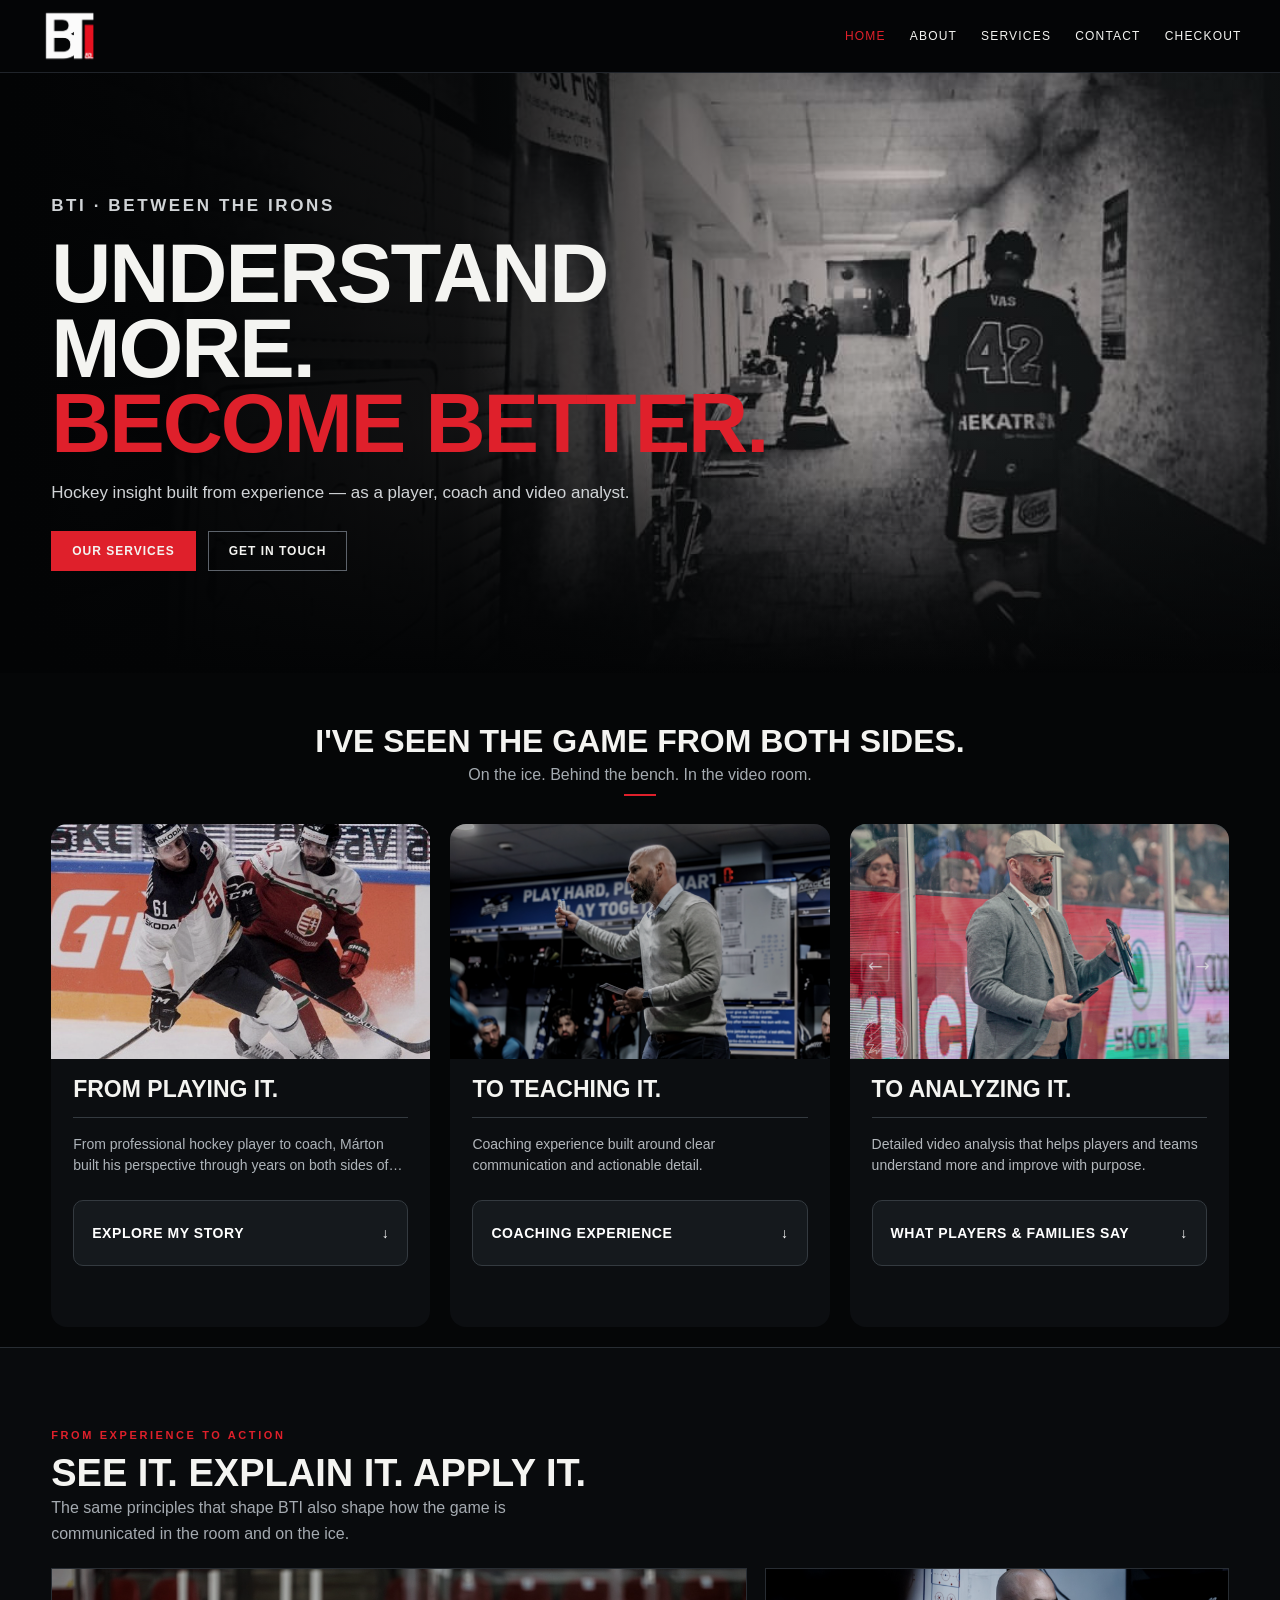
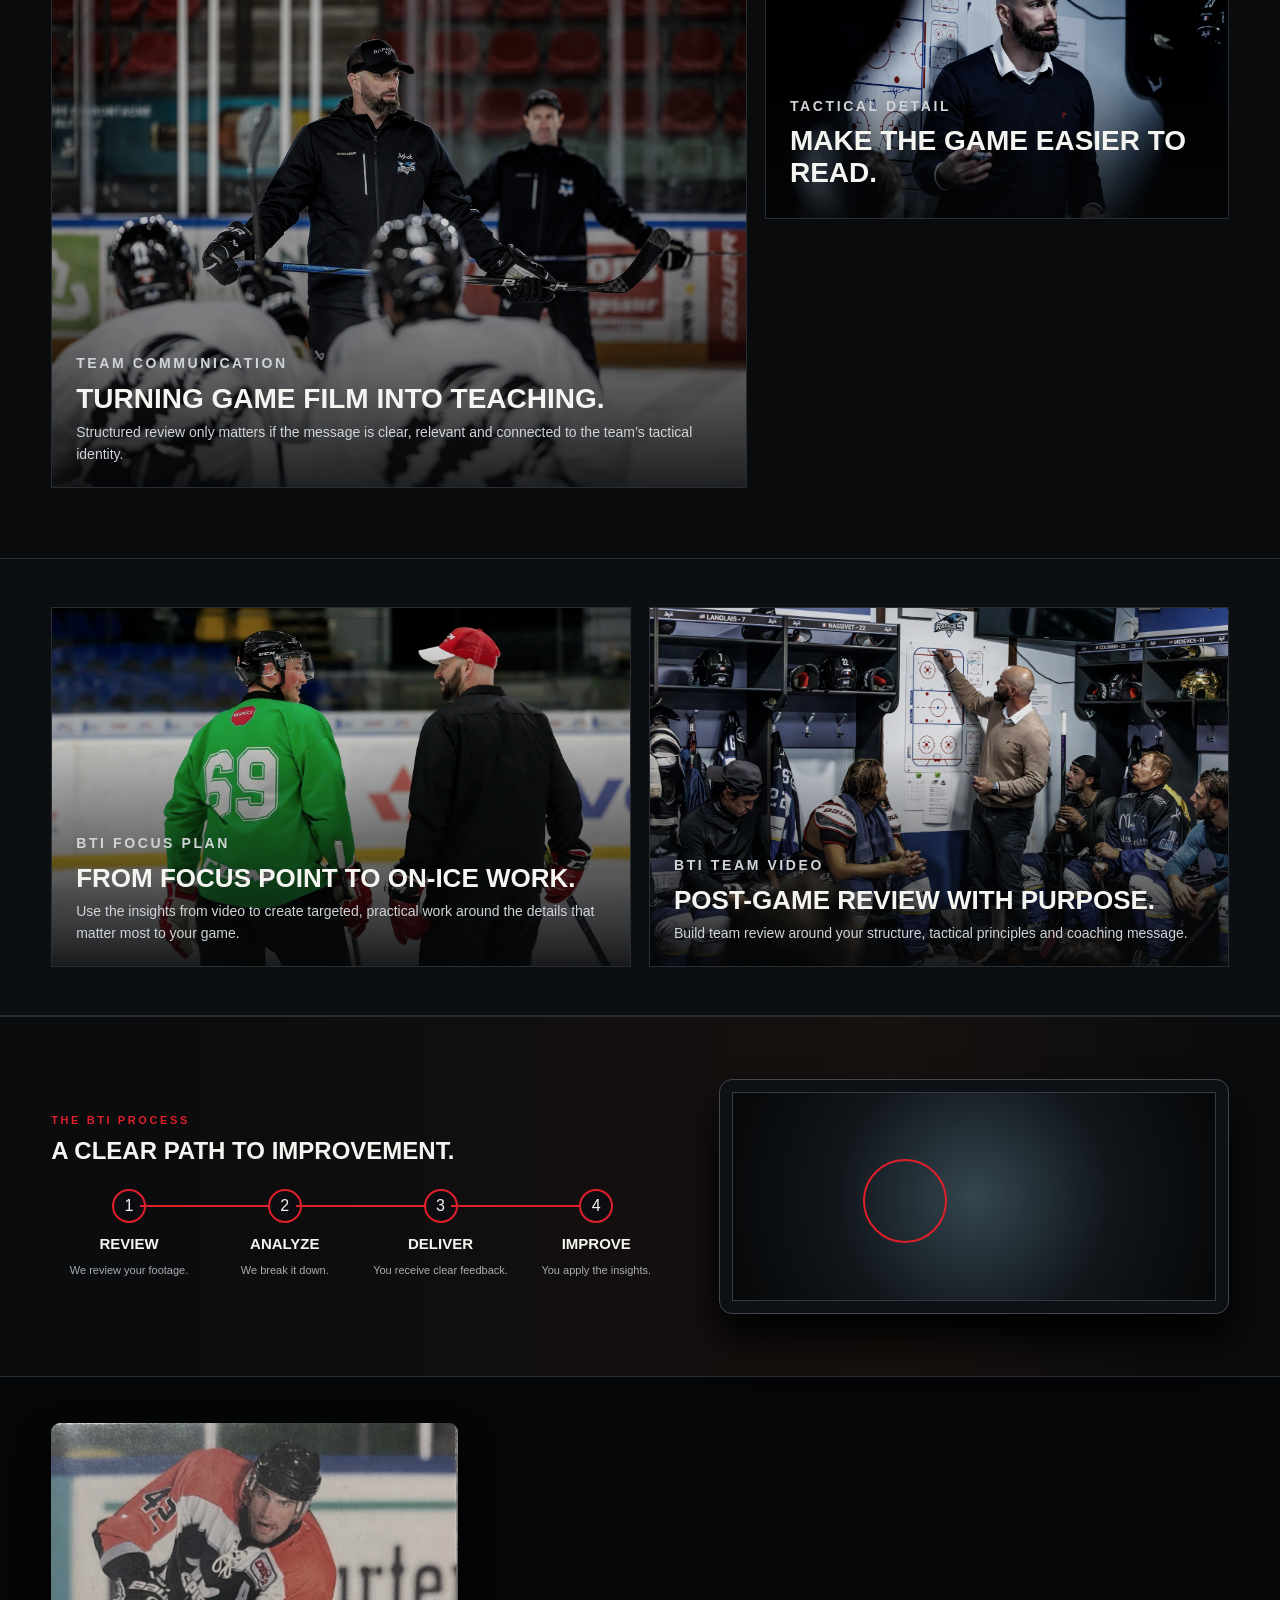
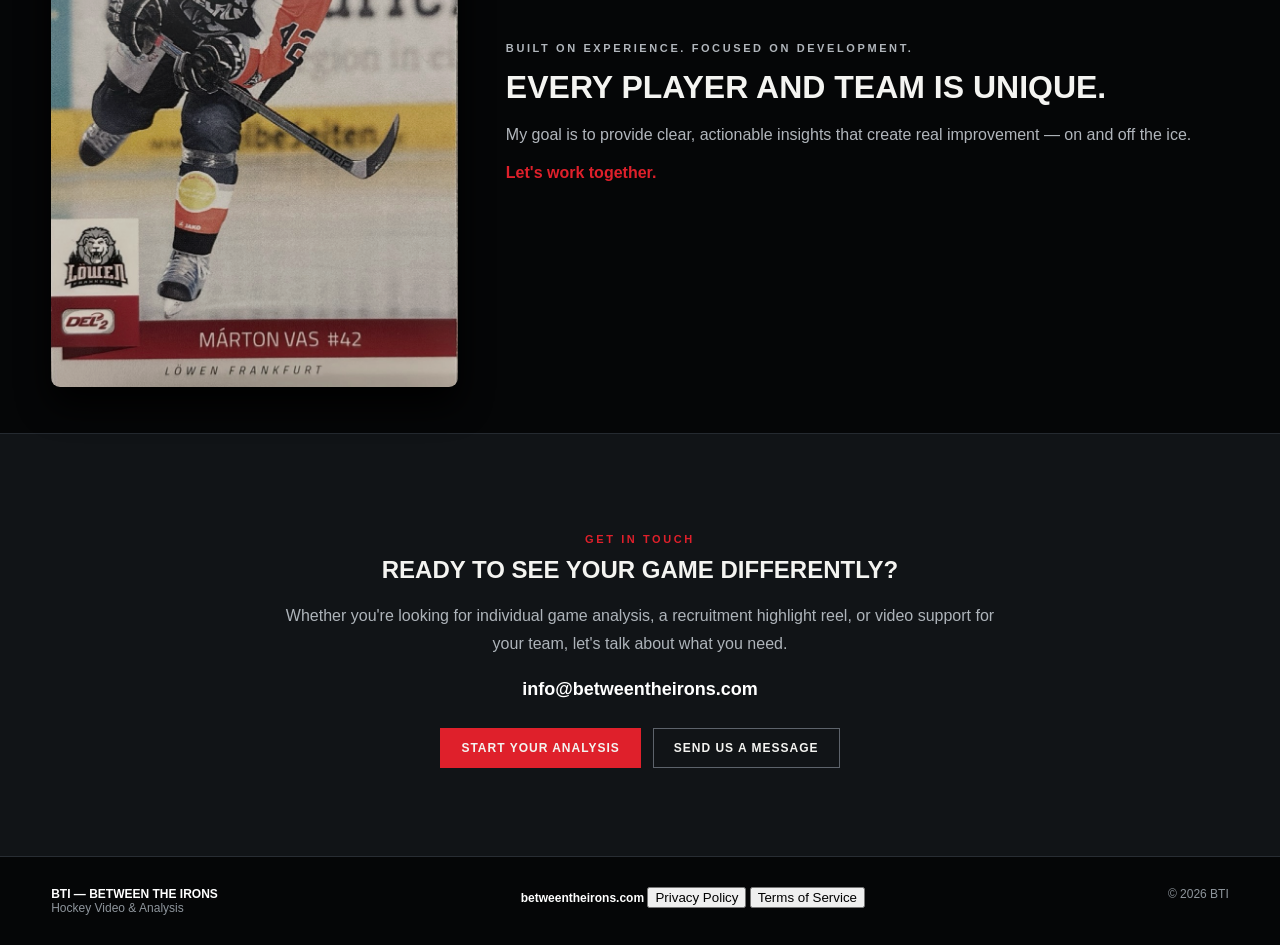
<file: index.html>
<!DOCTYPE html>

<html lang="en">

<head>
  <meta charset="utf-8" />
  <meta content="width=device-width,initial-scale=1" name="viewport" />
  <link rel="icon" type="image/x-icon" href="images/favicon.ico" />

  <title>BTI — Between the Irons</title>
  <meta name="description"
    content="BTI — Between the Irons. Hockey insight built from experience — as a player, coach and video analyst." />

  <link rel="stylesheet" href="css/style.css">
  <script src="js/script.js"></script>
</head>

<body>
  <header>
    <div class="nav"><a aria-label="BTI" class="brand" href="#home"><img alt="BTI logo" src="images/image-1.png" /></a>
      <nav id="primary-nav"><a href="#home">Home</a><a href="#about">About</a><a href="Services.html">Services</a><a
          href="#contact">Contact</a><a href="Checkout.html">Checkout</a></nav><button aria-controls="primary-nav" aria-expanded="false"
        aria-label="Open menu" class="nav-toggle" id="nav-toggle"
        type="button"><span></span><span></span><span></span></button>
    </div>
  </header>


  <!-- Main Content -->
  <main>
    <section class="hero" id="home"><img alt="Hockey player number 42 in arena hallway" src="images/image-2.jpg" />
      <div class="wrap">
        <p class="eyebrow">BTI · BETWEEN THE IRONS</p>
        <h1>UNDERSTAND MORE.<br /><em>BECOME BETTER.</em></h1>
        <p>Hockey insight built from experience — as a player, coach and video analyst.</p>
        <div class="actions"><a class="btn red" href="Services.html">Our Services</a><a class="btn" href="#contact">Get
            in
            Touch</a></div>
      </div>
    </section>

    <!-- Intro Section -->
    <section class="intro">
      <div class="wrap">
        <h2>I'VE SEEN THE GAME FROM BOTH SIDES.</h2>
        <p>On the ice. Behind the bench. In the video room.</p>
        <div class="redline"></div>
      </div>
    </section>

    <!-- About Section -->
    <div class="wrap">
      <section class="triple" id="about">
        <div class="tile playing">
          <div class="imgbox"><img alt="Marton Vas playing for Hungary in international ice hockey"
              src="images/image-3.jpg" /></div>
          <div class="tilecopy">
            <div class="row">
              <!-- <div class="ico">⌁</div> -->
              <div>
                <h3>FROM PLAYING IT.</h3>
                <div class="about-bti-copy"></div>
                <p class="playing-preview">From professional hockey player to coach, Márton built his perspective
                  through
                  years on both sides of the bench. That experience now shapes how he sees, teaches, and analyzes the
                  game...</p>
              </div>
            </div>
            <details class="about-details">
              <summary class="about-summary"><span>EXPLORE MY STORY</span>
                <span class="about-arrow" id="arrow">↓</span>
              </summary>
              <div class="about-dropdown-body">
                <h3 style="margin:18px 0 18px;color:#fff;font-size:22px;letter-spacing:.5px;">FROM PLAYER. TO COACH. TO
                  A
                  DIFFERENT WAY OF SEEING THE GAME.</h3>
                <p>Hockey has been a part of my life for as long as I can remember. It has taken me across countries,
                  cultures and different levels of the game — and each of those experiences has shaped the way I see
                  hockey today.</p>
                <p>As a junior, I had the opportunity to play in both <strong>the United States and Canada</strong>,
                  experiencing the North American game firsthand. As a professional, my career took me through
                  <strong>six
                    different countries and professional leagues</strong>. Toward the end of my playing career, I had
                  the
                  honor of serving as <strong>captain of the Hungarian National Team</strong> and representing Hungary
                  at
                  the <strong>IIHF World Championship at the top level</strong>.
                </p>
                <p>But playing the game was only one part of my education in hockey.</p>
                <p>Coaching taught me to look at the game from a different perspective — beyond the result of a play and
                  into the decisions, positioning, timing and details behind it. Video added another layer, giving me
                  the
                  opportunity to slow the game down and help players understand what is happening around them and why.
                </p>
                <p>That experience is the foundation of <strong>BTI</strong>.</p>
                <p>I don’t believe video analysis should simply point out mistakes or tell a player what they should
                  have
                  done. I want players to understand <strong>why</strong> a situation developed the way it did, what
                  options were available to them, and how they can use that understanding the next time they step on the
                  ice.</p>
                <p>Every player is different. Different strengths. Different roles. Different goals. That’s why my
                  approach is personal. We look at <strong>your game</strong>, identify the areas that can make the
                  biggest difference, and turn those insights into clear focus points you can actually work on.</p>
                <p><strong>The goal is not to create a different player. It’s to help you get more out of the player you
                    already are.</strong></p>
                <p><strong>Understand More. Become Better.</strong></p>
                <div class="experience-groups">
                  <div class="experience-group">
                    <div class="experience-title">PLAYING EXPERIENCE</div>
                    <div class="about-stats">
                      <div class="about-stat"><strong>USA + CANADA</strong><span>Junior Hockey</span></div>
                      <div class="about-stat"><strong>6 COUNTRIES</strong><span>Professional Hockey</span></div>
                      <div class="about-stat"><strong>TEAM CAPTAIN</strong><span>Hungarian National Team</span></div>
                      <div class="about-stat"><strong>IIHF WORLD CHAMPIONSHIP</strong><span>Top Division</span></div>
                    </div>
                  </div>
                </div>
              </div>
            </details>
          </div>
        </div>
        <div class="tile teaching">
          <div class="imgbox">
            <img alt="Hockey coach at rink" src="images/image-4.jpg" />
          </div>
          <div class="tilecopy">
            <div class="row">
              <!-- <div class="ico">◉</div> -->
              <div>
                <h3>TO TEACHING IT.</h3>
                <p>Coaching experience built around clear communication and actionable detail.</p>
              </div>
            </div>
            <details class="teaching-coaching-details">
              <summary class="teaching-coaching-summary">
                <span>COACHING EXPERIENCE</span>
                <span class="teaching-coaching-arrow" id="arrow">↓</span>
              </summary>
              <div class="teaching-coaching-body">
                <p>After my playing career, I continued in hockey through player development and coaching. I worked
                  within
                  the <strong>Hungarian Ice Hockey National Development Program</strong>, developing players from
                  <strong>U13 through U18</strong>, before becoming <strong>Head Coach of the Hungarian U20 National
                    Team</strong>.
                </p>
                <p>I later took on a management role as <strong>General Manager within the Hungarian Ice Hockey
                    Federation</strong>, adding another perspective to my understanding of player development and the
                  game.</p>
                <p>My coaching career then continued internationally, working in both <strong>France and
                    Germany</strong>
                  as a <strong>Head Coach and Assistant Coach</strong>.</p>
                <p>These different roles — from individual player development to national teams, professional coaching
                  and
                  management — have shaped the way I work with players today and the way I approach video analysis
                  through
                  BTI.</p>
                <div class="about-stats coaching-stats">
                  <div class="about-stat"><strong>U13–U18</strong><span>National Development</span></div>
                  <div class="about-stat"><strong>U20</strong><span>Head Coach</span></div>
                  <div class="about-stat"><strong>FEDERATION GM</strong><span>Hungarian Ice Hockey</span></div>
                  <div class="about-stat"><strong>FRANCE + GERMANY</strong><span>Head &amp; Assistant Coach</span></div>
                </div>
              </div>
            </details>
          </div>
        </div>
        <div class="tile analyzing">
          <div class="imgbox"><img alt="Hockey video analysis" src="images/image-5.jpg" /></div>
          <div class="tilecopy">
            <div class="row">
              <!-- <div class="ico">⌘</div> -->
              <div>
                <h3>TO ANALYZING IT.</h3>
                <p>Detailed video analysis that helps players and teams understand more and improve with purpose.</p>
              </div>
            </div>
            <details class="analyzing-testimonials-details">
              <summary class="analyzing-testimonials-summary"><span>WHAT PLAYERS &amp; FAMILIES SAY</span><span
                  class="analyzing-testimonials-arrow" id="arrow">↓</span></summary>
              <div class="analyzing-testimonials-content">
                <div class="testimonial bti-feedback-card">
                  <p class="testimonial-quote">“Marton’s video analysis identified and corrected deficiencies in my game
                    while improving my confidence in myself and my playmaking abilities. Marton knows a lot about all
                    aspects of the game and is able to break down and communicate complex concepts into clear and
                    concise
                    steps. He helped me through many challenges, both in the physical and mental game of hockey. Overall
                    he was very helpful with the jump from High School to the NCAA.”</p>
                  <div class="testimonial-author">Heron Rohweder, RIT, NCAA D1</div>
                </div>
                <div class="testimonial bti-feedback-card">
                  <p class="testimonial-quote">“Marton created outstanding highlights videos of my daughter that capture
                    her strengths in all aspects of her hockey game. The process was quick and easy. I sent Marton
                    videos
                    of full games. Within a few days he produced reels that were high-quality, focused and well timed.
                    Each video has multiple segments, flowing seamlessly, clearly identifying my daughter and her
                    highlighted skills. She has received great feedback from coaches on the reels and we are thrilled
                    with
                    the results!”</p>
                  <div class="testimonial-author">Einav Shochat, mother of Willow Rohweder, Purcell Academy 19U</div>
                </div>
              </div>
            </details>
          </div>
        </div>
      </section>
    </div>
    <!-- Visual Story -->
    <section class="visual-story">
      <div class="wrap">
        <div class="section-title">
          <p class="eyebrow">FROM EXPERIENCE TO ACTION</p>
          <h2>SEE IT. EXPLAIN IT. APPLY IT.</h2>
          <p style="color:#a5abb1;max-width:520px;line-height:1.6;margin:0">The same principles that shape BTI also
            shape how the game is communicated in the room and on the ice.</p>
        </div>
        <div class="visual-grid">
          <div class="visual-main">
            <img alt="Coach explaining team tactics in the locker room" src="images/image-6.jpg" />
            <div class="visual-caption">
              <p class="eyebrow">TEAM COMMUNICATION</p>
              <h3>TURNING GAME FILM INTO TEACHING.</h3>
              <p>Structured review only matters if the message is clear, relevant and connected to the team’s tactical
                identity.</p>
            </div>
          </div>
          <div class="visual-stack">
            <div class="visual-side">
              <img alt="Coach explaining tactics at a board" src="images/image-7.jpg" />
              <div class="visual-caption">
                <p class="eyebrow">TACTICAL DETAIL</p>
                <h3>MAKE THE GAME EASIER TO READ.</h3>
              </div>
            </div>
            <div class="visual-side">
              <img alt="Coach standing behind the bench" src="images/image-8.jpg" />
              <div class="visual-caption">
                <p class="eyebrow">COACHING PERSPECTIVE</p>
                <h3>BUILT FROM REAL GAME EXPERIENCE.</h3>
              </div>
            </div>
          </div>
        </div>
      </div>
    </section>
    <!-- Services -->
    <!-- <section class="section" id="services">
      <div class="wrap">
        <div class="section-title">
          <div>
            <p class="eyebrow">SERVICES</p>
            <h2>TAILORED. ACTIONABLE. IMPACTFUL.</h2>
          </div>
          <p style="color:#a5abb1;max-width:470px;line-height:1.6;margin:0">
            Open any service to see the full description.
          </p>
        </div>
        <div class="service-details">
          <details class="service-detail">
            <summary>
              <span class="service-icon"><svg aria-hidden="true" viewbox="0 0 48 48">
                  <circle cx="20" cy="20" r="11"></circle>
                  <path d="M28 28l11 11"></path>
                </svg></span>
              <span class="service-title"><b>BTI ANALYSIS</b><small>Understand your game.</small></span>
              <span class="service-chevron">＋</span>
            </summary>
            <div class="service-content">
              <h3>BTI ANALYSIS — UNDERSTAND YOUR GAME</h3>
              <p>Your game is broken down shift by shift, providing a detailed analysis of your performance throughout
                the game.</p>
              <p>Each shift is reviewed from both a tactical and individual skill perspective. We look at your
                positioning, decision-making, reads, puck management and execution — but also at the options available
                to you in each situation.</p>
              <p>The goal is not simply to show you what happened, but to help you understand why it happened, what you
                could do differently, and how you can become more effective in similar situations.</p>
              <p>The analysis is always built around your game, your role and your individual goals.</p>
              <div class="pricing-label">Choose Your Development Plan</div>
              <div class="pricing-grid">
                <div class="price-card">
                  <h4>Single Analysis</h4>
                  <div class="price">$99</div>
                  <p>1–2 games of pre-selected player shifts</p>
                  <ul>
                    <li>Shift-by-shift analysis</li>
                    <li>Tactical + individual skill feedback</li>
                    <li>45–60 min 1-on-1 video meeting</li>
                    <li>Individual focus points</li>
                  </ul>
                  <a class="price-action" href="#contact">Get Started</a>
                </div>
                <div class="price-card">
                  <h4>3-Analysis Development</h4>
                  <div class="price">$249</div>
                  <p>Three individual analysis sessions</p>
                  <ul>
                    <li>3 × 45–60 min meetings</li>
                    <li>Progress tracking</li>
                    <li>Updated focus points</li>
                    <li>Save $48</li>
                  </ul>
                  <a class="price-action" href="#contact">Get Started</a>
                </div>
                <div class="price-card popular">
                  <span class="price-badge">MOST POPULAR</span>
                  <h4>5-Analysis Development</h4>
                  <div class="price">$399</div>
                  <p>Long-term individual development</p>
                  <ul>
                    <li>5 × 45–60 min meetings</li>
                    <li>Long-term progress tracking</li>
                    <li>Updated individual focus points</li>
                    <li>BTI Focus Plan included</li>
                    <li>Save $96</li>
                  </ul>
                  <a class="price-action" href="#contact">Get Started</a>
                </div>
              </div>
              <div class="price-note">Need your shifts extracted from full-game footage?<br />Shift Extraction from Full
                Game — +$50 / game.<br /><span style="color:#9299a0">Already have your shifts clipped? Send them
                  directly and there is no additional footage preparation fee.</span></div>
            </div>
          </details>
          <details class="service-detail">
            <summary>
              <span class="service-icon"><svg aria-hidden="true" viewbox="0 0 48 48">
                  <path d="M7 18h34v23H7z"></path>
                  <path d="M7 18l5-11h31l-5 11"></path>
                  <path d="M15 7l-5 11M25 7l-5 11M35 7l-5 11"></path>
                </svg></span>
              <span class="service-title"><b>BTI HIGHLIGHTS</b><small>Showcase your game.</small></span>
              <span class="service-chevron">＋</span>
            </summary>
            <div class="service-content">
              <h3>BTI HIGHLIGHTS — SHOWCASE YOUR GAME</h3>
              <p>Professional highlight reels created to help players promote themselves and get their game in front of
                the right people.</p>
              <p>Whether you are looking to catch the attention of college programs, coaches, scouts or potential teams,
                your reel is built to present your strengths clearly and effectively.</p>
              <p>We select and organize the most relevant moments from your game footage to create a concise,
                professional video that gives coaches and recruiters a quick understanding of who you are as a player
                and what you can bring to a team.</p>
              <p>The goal is simple: make your game easy to see, easy to understand, and worth watching.</p>
              <div class="pricing-label">Highlight Options</div>
              <div class="pricing-grid" style="grid-template-columns:repeat(2,1fr)">
                <div class="price-card">
                  <h4>Player Highlight Reel</h4>
                  <div class="price">$249</div>
                  <p>3–5 games recommended</p>
                  <ul>
                    <li>3–5 min full highlight reel</li>
                    <li>Professional clip selection from player-provided shifts/clips</li>
                    <li>Structured player presentation</li>
                    <li>Player identification / highlighting</li>
                    <li>Clean professional editing</li>
                    <li>1 revision</li>
                  </ul>
                  <a class="price-action" href="#contact">Get Started</a>
                </div>
                <div class="price-card popular">
                  <span class="price-badge">RECRUITMENT</span>
                  <h4>Recruitment Reel Package</h4>
                  <div class="price">$349</div>
                  <p>Full Highlight Reel + Recruitment Cut</p>
                  <ul>
                    <li>3–5 min full highlight reel</li>
                    <li>60–120 sec targeted recruitment cut</li>
                    <li>Recruitment-focused clip selection and structure</li>
                    <li>Player identification / highlighting</li>
                    <li>Designed for coaches, scouts, teams and college programs</li>
                    <li>1 revision</li>
                  </ul>
                  <a class="price-action" href="#contact">Get Started</a>
                </div>
              </div>
              <div class="price-note">
                Full-Game Footage Review &amp; Clip Selection — +$50 / game<br />
                <span style="color:#9299a0">For the best result, we recommend footage from at least 3–4 games. Multiple
                  games allow us to show different situations and build a more complete picture of you as a player. If
                  you send full-game footage instead of pre-selected shifts or clips, BTI can review the games and
                  identify the moments that best represent your game.</span>
              </div>
            </div>
          </details>
          <details class="service-detail">
            <summary>
              <span class="service-icon"><svg aria-hidden="true" viewbox="0 0 48 48">
                  <circle cx="24" cy="15" r="6"></circle>
                  <circle cx="11" cy="20" r="5"></circle>
                  <circle cx="37" cy="20" r="5"></circle>
                  <path
                    d="M14 39c0-8 4-13 10-13s10 5 10 13M3 39c0-7 3-11 8-11 3 0 5 1 7 4M45 39c0-7-3-11-8-11-3 0-5 1-7 4">
                  </path>
                </svg></span>
              <span class="service-title"><b>BTI TEAM VIDEO</b><small>Review. Understand. Prepare.</small></span>
              <span class="service-chevron">＋</span>
            </summary>
            <div class="service-content">
              <h3>BTI TEAM VIDEO — REVIEW. UNDERSTAND. PREPARE.</h3>
              <p>Professional post-game video review designed around your team’s playing system, tactical principles and
                coaching philosophy.</p>
              <p>Each game is analyzed from a team perspective, focusing on how effectively the players execute the
                structure and tactical concepts established by the coaching staff.</p>
              <p>Key situations are selected and organized into a clear, structured video review that can be used by
                coaches for team meetings, post-game feedback and preparation for the next game or practice.</p>
              <p>The analysis can be tailored to the areas that matter most to your team — from 5-on-5 structure,
                forecheck and breakouts to zone entries, defensive-zone coverage and special teams.</p>
              <p>The goal is to turn game footage into clear, relevant teaching material that supports the coaching
                staff and helps the team learn from every game.</p>
              <div class="price-note">Custom Team Pricing<br />Pricing is tailored to your team’s schedule, workflow and
                analysis needs.<br /><a class="price-action" href="#contact">Contact for Team Pricing</a></div>
            </div>
          </details>
          <details class="service-detail">
            <summary>
              <span class="service-icon"><svg aria-hidden="true" viewbox="0 0 48 48">
                  <rect height="32" rx="2" width="38" x="5" y="6"></rect>
                  <path d="M13 15l7 7m0-7l-7 7"></path>
                  <circle cx="33" cy="18" r="5"></circle>
                  <path d="M13 31c8-7 14-3 22-8"></path>
                  <path d="M31 27l4-4-5-2"></path>
                </svg></span>
              <span class="service-title"><b>BTI FOCUS PLAN</b><small>Turn insight into action.</small></span>
              <span class="service-chevron">＋</span>
            </summary>
            <div class="service-content">
              <h3>BTI FOCUS PLAN — TURN INSIGHT INTO ACTION</h3>
              <p>Video analysis does not have to end when the video ends.</p>
              <p>Based on the focus points we identify together, BTI can create personalized on-ice drills designed
                around the specific areas of your game you want to improve.</p>
              <p>The purpose is to connect what we see on video with what you can actually work on in practice — turning
                analysis into a clear, practical development plan.</p>
              <p>Your game. Your focus. Your work.</p>
              <div class="price-note">BTI Focus Plan — $39<br />2–4 personalized, targeted on-ice exercises based on the
                development areas identified in your analysis.<br /><span style="color:#9299a0">Included with the
                  5-Analysis Development Package.</span><br /><a class="price-action" href="#contact">Add a Focus
                  Plan</a></div>
            </div>
          </details>
          <details class="service-detail mental">
            <summary>
              <span class="service-icon">◌</span>
              <span class="service-title"><b>BTI MENTAL COACHING</b><small>Available from December 2026.</small></span>
              <span class="service-badge">DEC 2026</span>
              <span class="service-chevron">＋</span>
            </summary>
            <div class="service-content">
              <h3>BTI MENTAL COACHING</h3>
              <p>A dedicated mental coaching service designed to complement the hockey and video-analysis side of BTI.
              </p>
              <p>The focus will be on helping players develop stronger self-awareness, confidence, focus, preparation
                and consistency in the situations that matter to them.</p>
              <p>This service will be available from December 2026.</p>
              <div class="price-note">Available December 2026<br /><span style="color:#9299a0">Pricing will be announced
                  with the launch of this service.</span></div>
            </div>
          </details>
        </div>
      </div>
    </section> -->
    <!-- How It Works -->
    <!-- <section class="how-it-works" id="how-it-works">
      <div class="how-wrap">
        <div class="how-eyebrow">HOW IT WORKS</div>
        <h2>FROM GAME FOOTAGE TO BETTER DECISIONS.</h2>
        <p class="how-intro">A simple process built around what you need.</p>
        <div class="how-flow-block">
          <div class="how-flow-head">
            <h3>BTI ANALYSIS</h3>
            <p>Personal game analysis completed with a 1-on-1 Zoom review.</p>
          </div>
          <div class="how-flow">
            <div class="how-step">
              <div class="how-num">01</div>
              <div class="how-step-title">CHOOSE YOUR PACKAGE</div>
              <p>Select the analysis package that fits your needs.</p>
            </div>
            <div aria-hidden="true" class="how-arrow">→</div>
            <div class="how-step">
              <div class="how-num">02</div>
              <div class="how-step-title">SEND YOUR GAME</div>
              <p>Share your game footage with us via Google Drive, WeTransfer, or another file-sharing service and send
                the link to info@betweentheirons.com.</p>
            </div>
            <div aria-hidden="true" class="how-arrow">→</div>
            <div class="how-step">
              <div class="how-num">03</div>
              <div class="how-step-title">COMPLETE PAYMENT</div>
              <p>Once everything is confirmed, complete your payment.</p>
            </div>
            <div aria-hidden="true" class="how-arrow">→</div>
            <div class="how-step">
              <div class="how-num">04</div>
              <div class="how-step-title">WE ANALYZE</div>
              <p>Marton reviews your game and prepares your personalized analysis.</p>
            </div>
            <div aria-hidden="true" class="how-arrow">→</div>
            <div class="how-step">
              <div class="how-num">05</div>
              <div class="how-step-title">BOOK YOUR 1-ON-1</div>
              <p>Schedule your personal Zoom session with Marton to review the analysis together.</p>
            </div>
          </div>
        </div>
        <div class="how-flow-block">
          <div class="how-flow-head">
            <h3>HIGHLIGHT REEL</h3>
            <p>A professionally built reel delivered directly to you.</p>
          </div>
          <div class="how-flow">
            <div class="how-step">
              <div class="how-num">01</div>
              <div class="how-step-title">CHOOSE YOUR PACKAGE</div>
              <p>Select the highlight reel package that fits your needs.</p>
            </div>
            <div aria-hidden="true" class="how-arrow">→</div>
            <div class="how-step">
              <div class="how-num">02</div>
              <div class="how-step-title">SEND YOUR GAMES</div>
              <p>Share your game footage with us via Google Drive, WeTransfer, or another file-sharing service and send
                the link to info@betweentheirons.com.</p>
            </div>
            <div aria-hidden="true" class="how-arrow">→</div>
            <div class="how-step">
              <div class="how-num">03</div>
              <div class="how-step-title">COMPLETE PAYMENT</div>
              <p>Once everything is confirmed, complete your payment.</p>
            </div>
            <div aria-hidden="true" class="how-arrow">→</div>
            <div class="how-step">
              <div class="how-num">04</div>
              <div class="how-step-title">WE CREATE YOUR REEL</div>
              <p>Marton selects and builds the strongest moments into your reel.</p>
            </div>
            <div aria-hidden="true" class="how-arrow">→</div>
            <div class="how-step">
              <div class="how-num">05</div>
              <div class="how-step-title">RECEIVE YOUR REEL</div>
              <p>Your completed Highlight Reel is delivered to you.</p>
            </div>
          </div>
        </div>
      </div>
    </section> -->
    <!-- photos -->
    <section class="service-photo-strip">
      <div class="wrap service-photo-grid">
        <div class="service-photo">
          <img alt="Coach communicating directly with a player on the ice" src="images/image-9.jpg" />
          <div class="visual-caption">
            <p class="eyebrow">BTI FOCUS PLAN</p>
            <h3>FROM FOCUS POINT TO ON-ICE WORK.</h3>
            <p>Use the insights from video to create targeted, practical work around the details that matter most to
              your game.</p>
          </div>
        </div>
        <div class="service-photo">
          <img alt="Coach explaining team tactics in the locker room" src="images/image-10.jpg" />
          <div class="visual-caption">
            <p class="eyebrow">BTI TEAM VIDEO</p>
            <h3>POST-GAME REVIEW WITH PURPOSE.</h3>
            <p>Build team review around your structure, tactical principles and coaching message.</p>
          </div>
        </div>
      </div>
    </section>
    <!-- process -->
    <section class="process" id="process">
      <div class="wrap process-grid">
        <div>
          <p class="eyebrow">THE BTI PROCESS</p>
          <h2>A CLEAR PATH TO IMPROVEMENT.</h2>
          <div class="steps">
            <div class="step">
              <div class="circle">1</div>
              <h3>REVIEW</h3>
              <p>We review your footage.</p>
            </div>
            <div class="step">
              <div class="circle">2</div>
              <h3>ANALYZE</h3>
              <p>We break it down.</p>
            </div>
            <div class="step">
              <div class="circle">3</div>
              <h3>DELIVER</h3>
              <p>You receive clear feedback.</p>
            </div>
            <div class="step">
              <div class="circle">4</div>
              <h3>IMPROVE</h3>
              <p>You apply the insights.</p>
            </div>
          </div>
        </div>
        <div class="laptop">
          <div class="screen"></div>
        </div>
      </div>
    </section>
    <!-- Experience -->
    <section class="wrap experience">
      <div class="cardshot"><img alt="Marton Vas number 42 player card cropped to card only"
          src="images/image-11.jpg" /></div>
      <div>
        <p class="eyebrow">BUILT ON EXPERIENCE. FOCUSED ON DEVELOPMENT.</p>
        <h2>EVERY PLAYER AND TEAM IS UNIQUE.</h2>
        <p>My goal is to provide clear, actionable insights that create real improvement — on and off the ice.</p><a
          class="cta" href="#contact">Let's work together.</a>
      </div>
    </section>
    <!-- Contact -->
    <section class="bti-contact-section" id="contact">
      <div class="wrap bti-contact-inner">
        <p class="eyebrow">GET IN TOUCH</p>
        <h2>READY TO SEE YOUR GAME DIFFERENTLY?</h2>
        <p class="bti-contact-lead">Whether you're looking for individual game analysis, a recruitment highlight reel,
          or video support for your team, let's talk about what you need.</p>
        <a class="bti-contact-email" href="mailto:info@betweentheirons.com">info@betweentheirons.com</a>
        <div class="bti-contact-actions">
          <a class="btn red" href="#services">START YOUR ANALYSIS</a>
          <a class="btn" href="mailto:info@betweentheirons.com">SEND US A MESSAGE</a>
        </div>
      </div>
    </section>
  </main>
  <footer>
    <div class="wrap footer">
      <div><b>BTI — BETWEEN THE IRONS</b><br />Hockey Video &amp; Analysis</div>
      <div><b>betweentheirons.com</b>
        <button>Privacy Policy</button>
        <button>Terms of Service</button>
      </div>
      <div>© 2026 BTI</div>
    </div>
  </footer>
  <script defer="" src="js/script.js"></script>
</body>

</html>
</file>
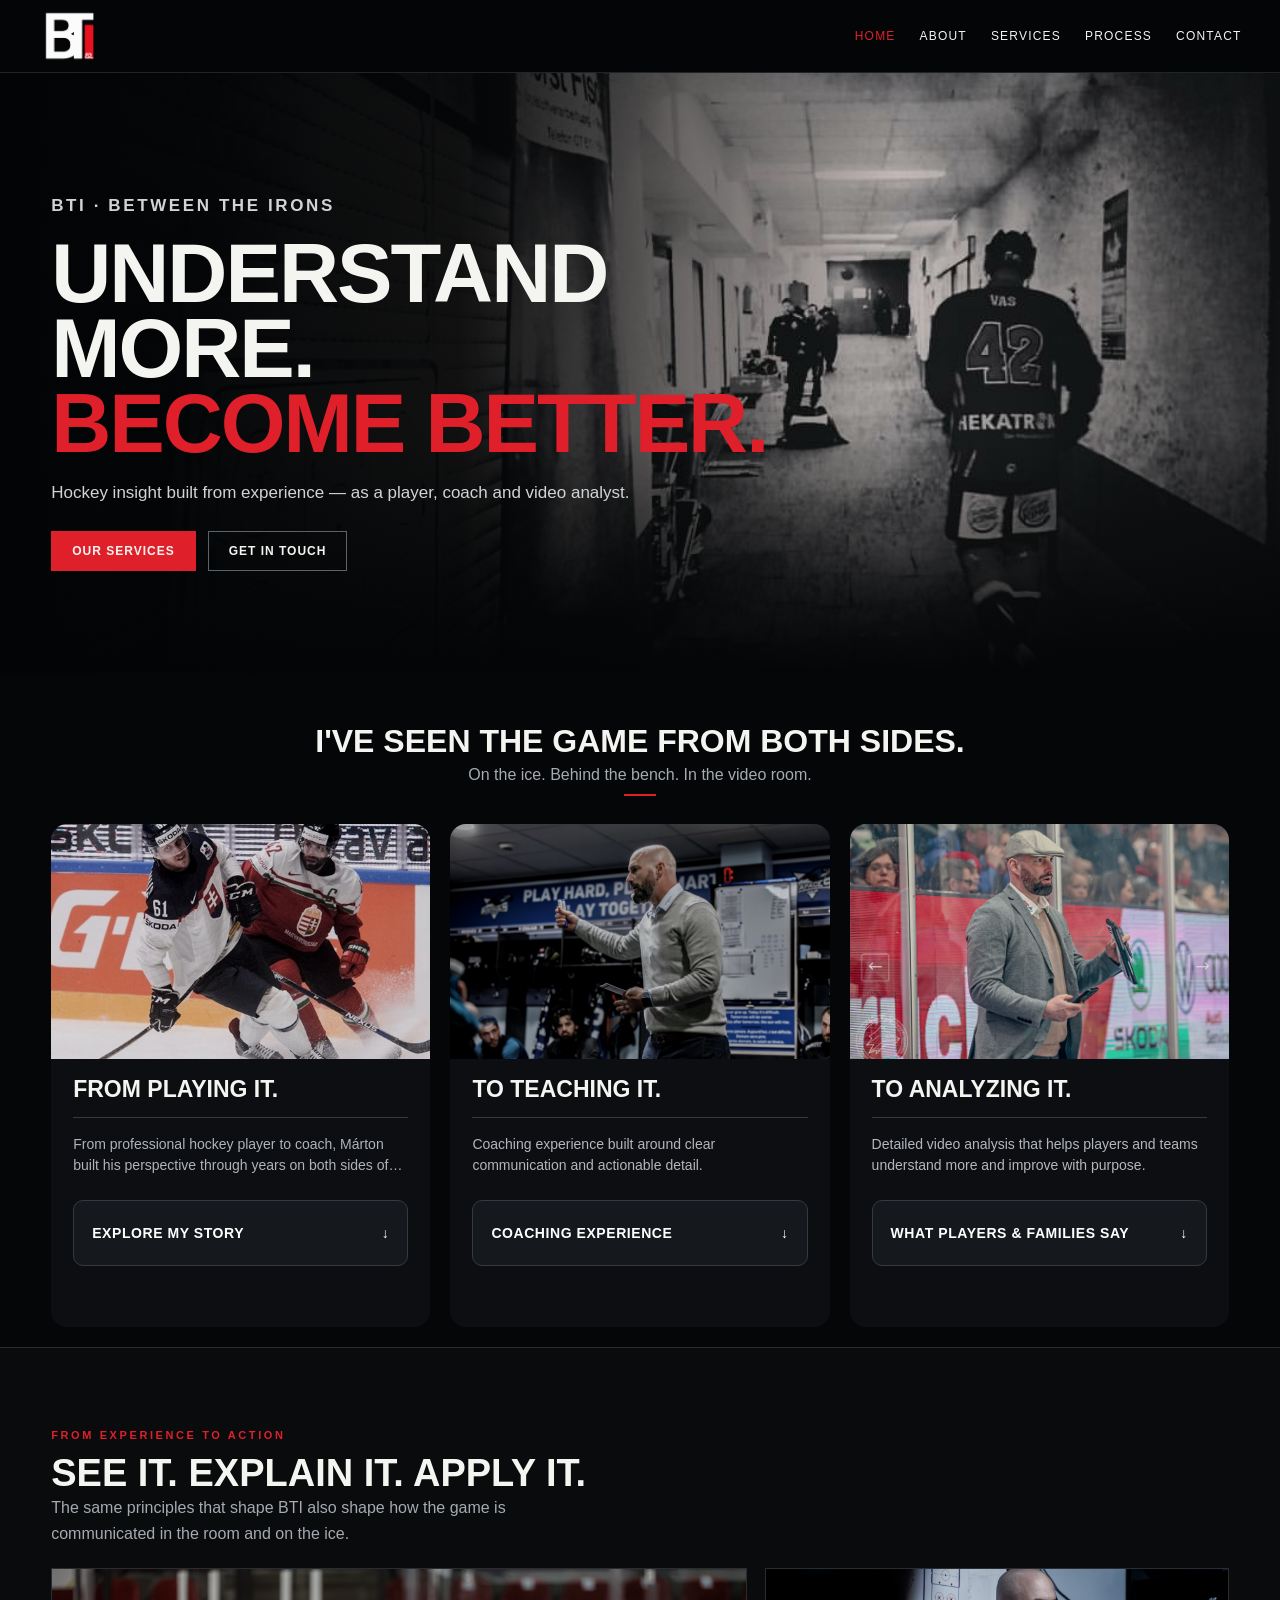
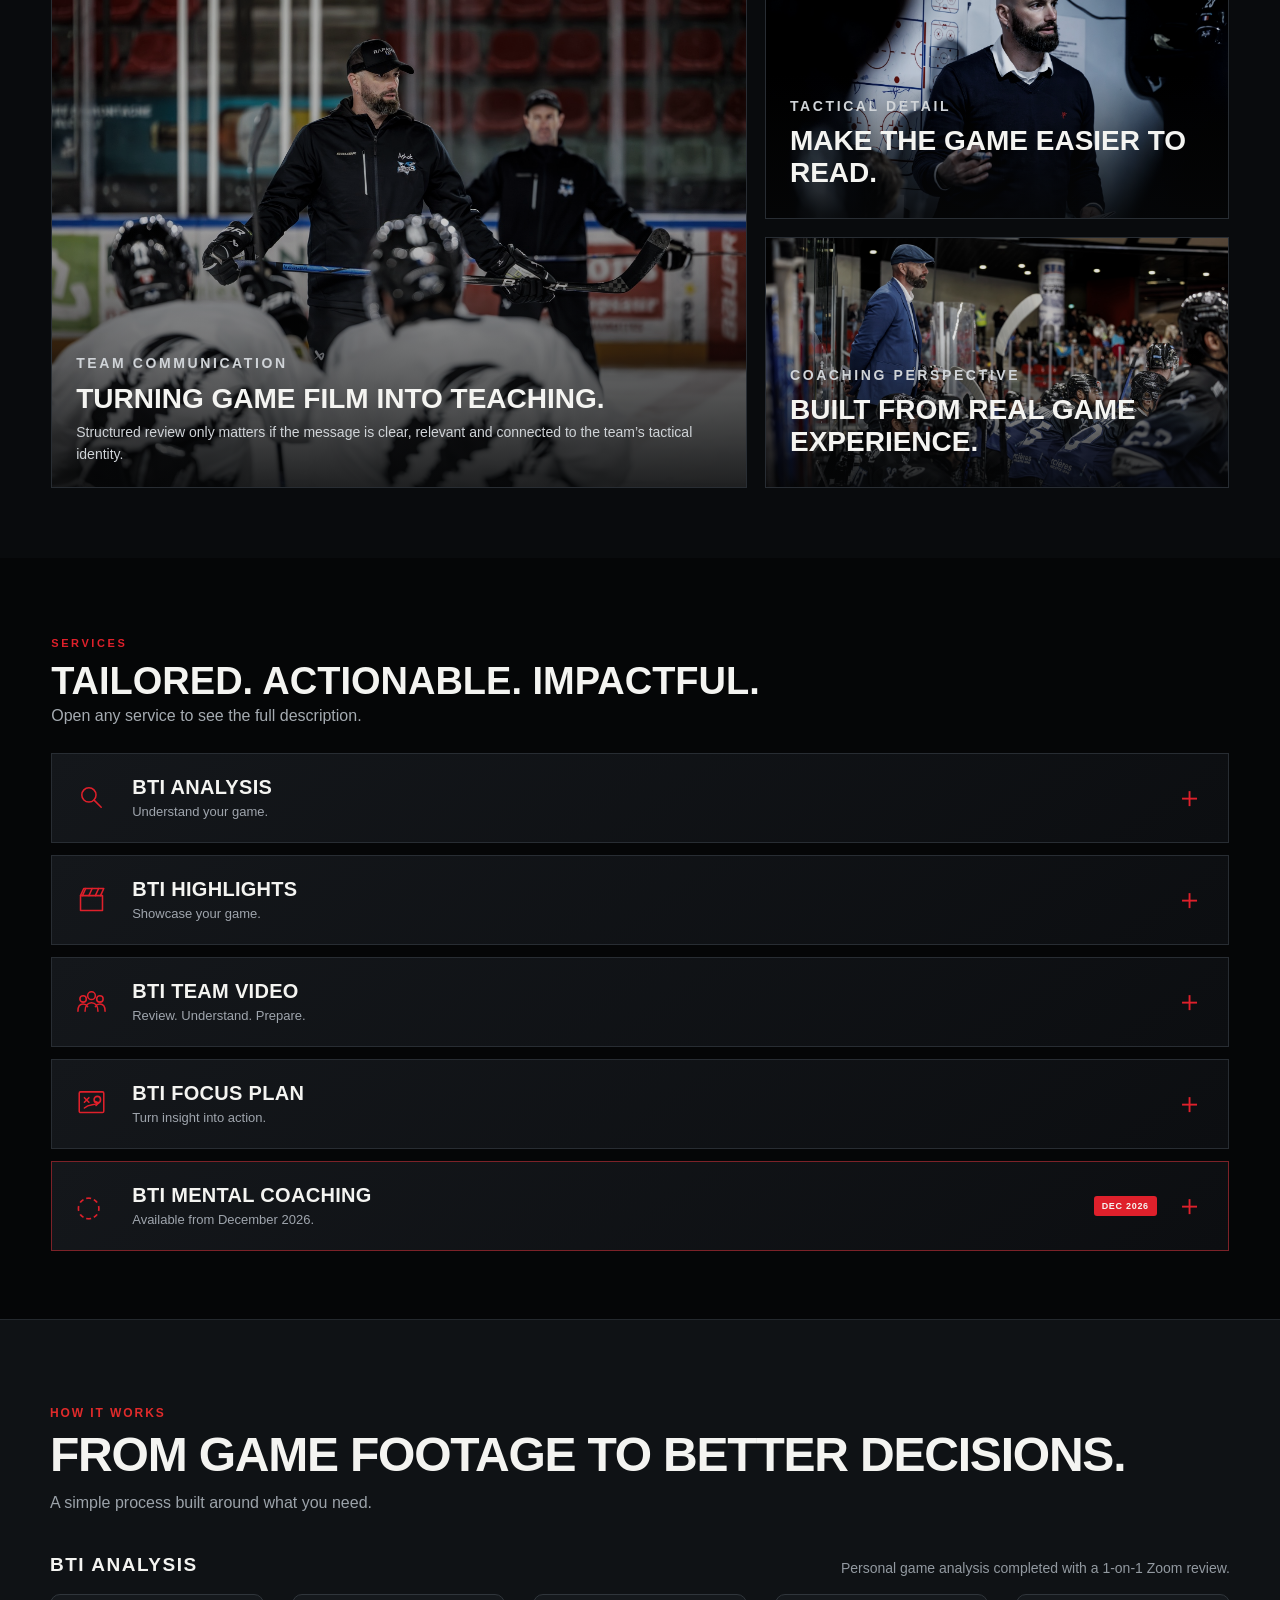
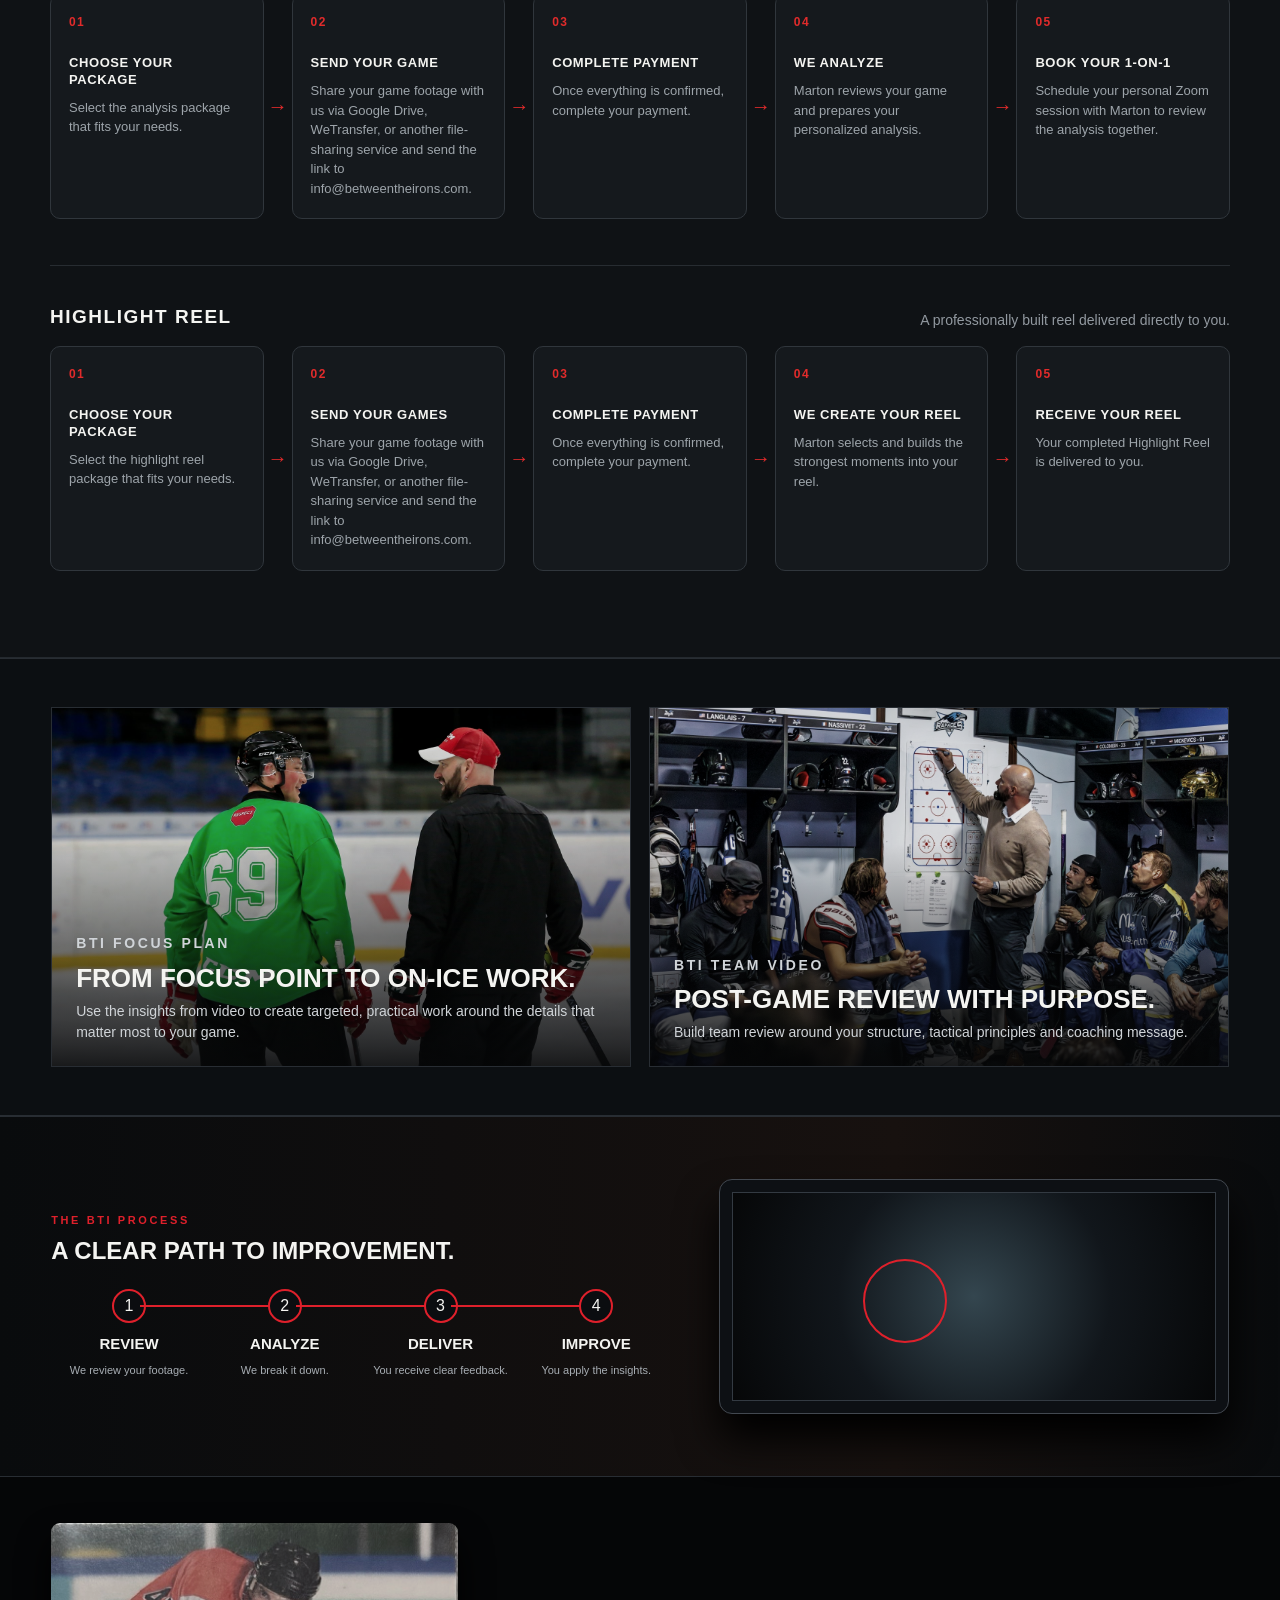
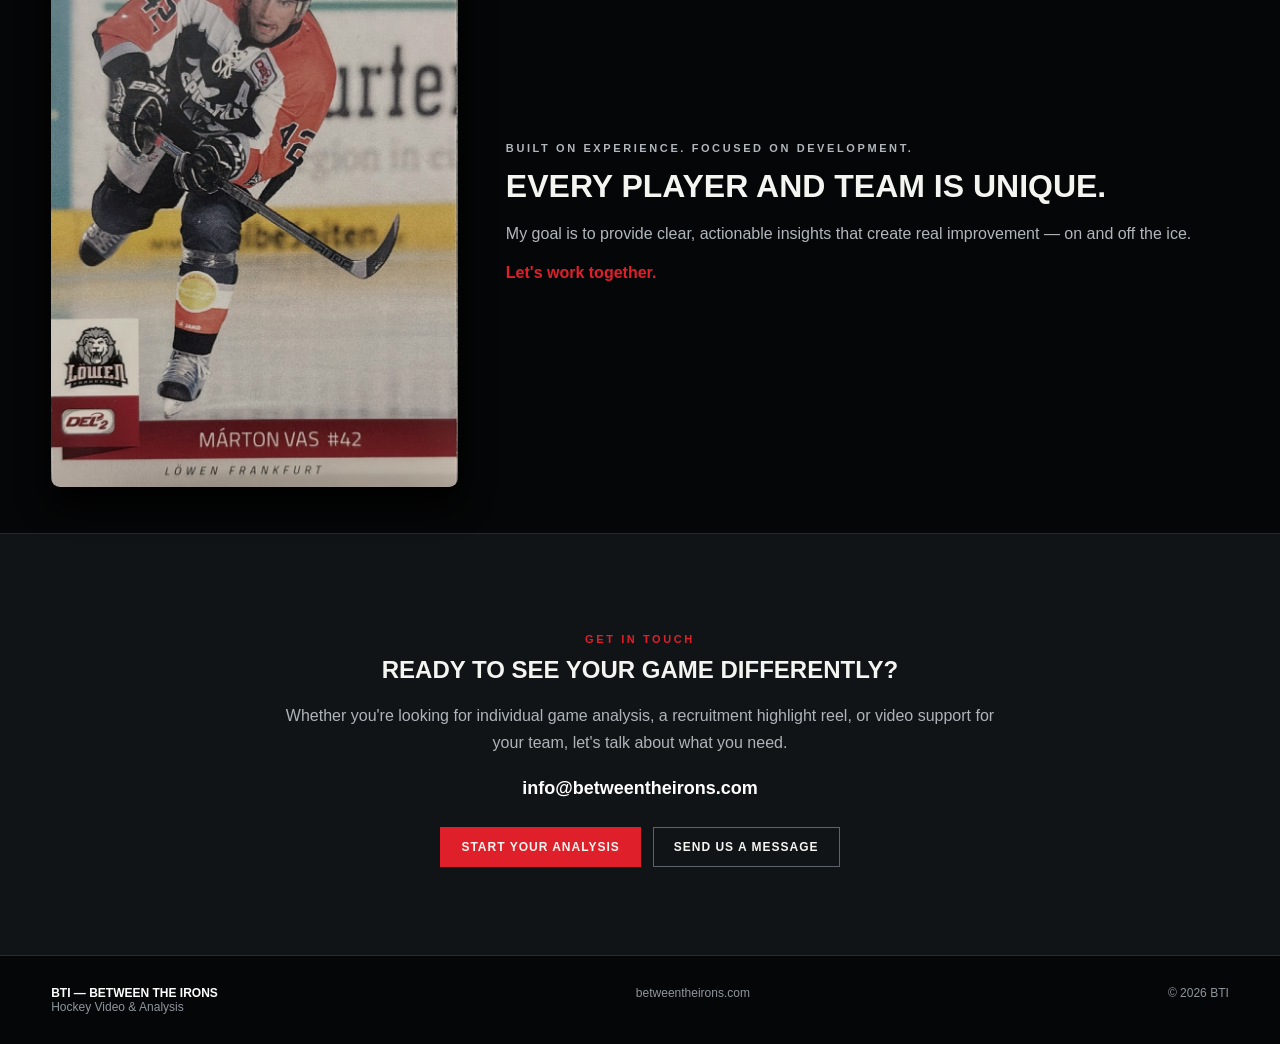
<file: bti-site/index.html>
<!DOCTYPE html>

<html lang="en">

<head>
  <meta charset="utf-8" />
  <meta content="width=device-width,initial-scale=1" name="viewport" />
  <title>BTI — Between the Irons</title>
  <meta name="description" content="BTI — Between the Irons. Hockey insight built from experience — as a player, coach and video analyst." />

  <link rel="stylesheet" href="css/style.css">
</head>

<body>
  <header>
    <div class="nav"><a aria-label="BTI" class="brand" href="#home"><img alt="BTI logo" src="images/image-1.png" /></a>
      <nav id="primary-nav"><a href="#home">Home</a><a href="#about">About</a><a href="Services.html">Services</a><a
          href="#process">Process</a><a href="#contact">Contact</a></nav><button aria-controls="primary-nav"
        aria-expanded="false" aria-label="Open menu" class="nav-toggle" id="nav-toggle"
        type="button"><span></span><span></span><span></span></button>
    </div>
  </header>


  <!-- Main Content -->
  <main>
    <section class="hero" id="home"><img alt="Hockey player number 42 in arena hallway" src="images/image-2.jpg" />
      <div class="wrap">
        <p class="eyebrow">BTI · BETWEEN THE IRONS</p>
        <h1>UNDERSTAND MORE.<br /><em>BECOME BETTER.</em></h1>
        <p>Hockey insight built from experience — as a player, coach and video analyst.</p>
        <div class="actions"><a class="btn red" href="#services">Our Services</a><a class="btn" href="#contact">Get in
            Touch</a></div>
      </div>
    </section>

    <!-- Intro Section -->
    <section class="intro">
      <div class="wrap">
        <h2>I'VE SEEN THE GAME FROM BOTH SIDES.</h2>
        <p>On the ice. Behind the bench. In the video room.</p>
        <div class="redline"></div>
      </div>
    </section>

    <!-- About Section -->
    <div class="wrap">
      <section class="triple" id="about">
        <div class="tile playing">
          <div class="imgbox"><img alt="Marton Vas playing for Hungary in international ice hockey"
              src="images/image-3.jpg" /></div>
          <div class="tilecopy">
            <div class="row">
              <!-- <div class="ico">⌁</div> -->
              <div>
                <h3>FROM PLAYING IT.</h3>
                <div class="about-bti-copy"></div>
                <p class="playing-preview">From professional hockey player to coach, Márton built his perspective
                  through
                  years on both sides of the bench. That experience now shapes how he sees, teaches, and analyzes the
                  game...</p>
              </div>
            </div>
            <details class="about-details">
              <summary class="about-summary"><span>EXPLORE MY STORY</span>
                <span class="about-arrow" id="arrow">↓</span>
              </summary>
              <div class="about-dropdown-body">
                <h3 style="margin:18px 0 18px;color:#fff;font-size:22px;letter-spacing:.5px;">FROM PLAYER. TO COACH. TO
                  A
                  DIFFERENT WAY OF SEEING THE GAME.</h3>
                <p>Hockey has been a part of my life for as long as I can remember. It has taken me across countries,
                  cultures and different levels of the game — and each of those experiences has shaped the way I see
                  hockey today.</p>
                <p>As a junior, I had the opportunity to play in both <strong>the United States and Canada</strong>,
                  experiencing the North American game firsthand. As a professional, my career took me through
                  <strong>six
                    different countries and professional leagues</strong>. Toward the end of my playing career, I had
                  the
                  honor of serving as <strong>captain of the Hungarian National Team</strong> and representing Hungary
                  at
                  the <strong>IIHF World Championship at the top level</strong>.
                </p>
                <p>But playing the game was only one part of my education in hockey.</p>
                <p>Coaching taught me to look at the game from a different perspective — beyond the result of a play and
                  into the decisions, positioning, timing and details behind it. Video added another layer, giving me
                  the
                  opportunity to slow the game down and help players understand what is happening around them and why.
                </p>
                <p>That experience is the foundation of <strong>BTI</strong>.</p>
                <p>I don’t believe video analysis should simply point out mistakes or tell a player what they should
                  have
                  done. I want players to understand <strong>why</strong> a situation developed the way it did, what
                  options were available to them, and how they can use that understanding the next time they step on the
                  ice.</p>
                <p>Every player is different. Different strengths. Different roles. Different goals. That’s why my
                  approach is personal. We look at <strong>your game</strong>, identify the areas that can make the
                  biggest difference, and turn those insights into clear focus points you can actually work on.</p>
                <p><strong>The goal is not to create a different player. It’s to help you get more out of the player you
                    already are.</strong></p>
                <p><strong>Understand More. Become Better.</strong></p>
                <div class="experience-groups">
                  <div class="experience-group">
                    <div class="experience-title">PLAYING EXPERIENCE</div>
                    <div class="about-stats">
                      <div class="about-stat"><strong>USA + CANADA</strong><span>Junior Hockey</span></div>
                      <div class="about-stat"><strong>6 COUNTRIES</strong><span>Professional Hockey</span></div>
                      <div class="about-stat"><strong>TEAM CAPTAIN</strong><span>Hungarian National Team</span></div>
                      <div class="about-stat"><strong>IIHF WORLD CHAMPIONSHIP</strong><span>Top Division</span></div>
                    </div>
                  </div>
                </div>
              </div>
            </details>
          </div>
        </div>
        <div class="tile teaching">
          <div class="imgbox">
            <img alt="Hockey coach at rink" src="images/image-4.jpg" />
          </div>
          <div class="tilecopy">
            <div class="row">
              <!-- <div class="ico">◉</div> -->
              <div>
                <h3>TO TEACHING IT.</h3>
                <p>Coaching experience built around clear communication and actionable detail.</p>
              </div>
            </div>
            <details class="teaching-coaching-details">
              <summary class="teaching-coaching-summary">
                <span>COACHING EXPERIENCE</span>
                <span class="teaching-coaching-arrow" id="arrow">↓</span>
              </summary>
              <div class="teaching-coaching-body">
                <p>After my playing career, I continued in hockey through player development and coaching. I worked
                  within
                  the <strong>Hungarian Ice Hockey National Development Program</strong>, developing players from
                  <strong>U13 through U18</strong>, before becoming <strong>Head Coach of the Hungarian U20 National
                    Team</strong>.
                </p>
                <p>I later took on a management role as <strong>General Manager within the Hungarian Ice Hockey
                    Federation</strong>, adding another perspective to my understanding of player development and the
                  game.</p>
                <p>My coaching career then continued internationally, working in both <strong>France and
                    Germany</strong>
                  as a <strong>Head Coach and Assistant Coach</strong>.</p>
                <p>These different roles — from individual player development to national teams, professional coaching
                  and
                  management — have shaped the way I work with players today and the way I approach video analysis
                  through
                  BTI.</p>
                <div class="about-stats coaching-stats">
                  <div class="about-stat"><strong>U13–U18</strong><span>National Development</span></div>
                  <div class="about-stat"><strong>U20</strong><span>Head Coach</span></div>
                  <div class="about-stat"><strong>FEDERATION GM</strong><span>Hungarian Ice Hockey</span></div>
                  <div class="about-stat"><strong>FRANCE + GERMANY</strong><span>Head &amp; Assistant Coach</span></div>
                </div>
              </div>
            </details>
          </div>
        </div>
        <div class="tile analyzing">
          <div class="imgbox"><img alt="Hockey video analysis" src="images/image-5.jpg" /></div>
          <div class="tilecopy">
            <div class="row">
              <!-- <div class="ico">⌘</div> -->
              <div>
                <h3>TO ANALYZING IT.</h3>
                <p>Detailed video analysis that helps players and teams understand more and improve with purpose.</p>
              </div>
            </div>
            <details class="analyzing-testimonials-details">
              <summary class="analyzing-testimonials-summary"><span>WHAT PLAYERS &amp; FAMILIES SAY</span><span
                  class="analyzing-testimonials-arrow" id="arrow">↓</span></summary>
              <div class="analyzing-testimonials-content">
                <div class="testimonial bti-feedback-card">
                  <p class="testimonial-quote">“Marton’s video analysis identified and corrected deficiencies in my game
                    while improving my confidence in myself and my playmaking abilities. Marton knows a lot about all
                    aspects of the game and is able to break down and communicate complex concepts into clear and
                    concise
                    steps. He helped me through many challenges, both in the physical and mental game of hockey. Overall
                    he was very helpful with the jump from High School to the NCAA.”</p>
                  <div class="testimonial-author">Heron Rohweder, RIT, NCAA D1</div>
                </div>
                <div class="testimonial bti-feedback-card">
                  <p class="testimonial-quote">“Marton created outstanding highlights videos of my daughter that capture
                    her strengths in all aspects of her hockey game. The process was quick and easy. I sent Marton
                    videos
                    of full games. Within a few days he produced reels that were high-quality, focused and well timed.
                    Each video has multiple segments, flowing seamlessly, clearly identifying my daughter and her
                    highlighted skills. She has received great feedback from coaches on the reels and we are thrilled
                    with
                    the results!”</p>
                  <div class="testimonial-author">Einav Shochat, mother of Willow Rohweder, Purcell Academy 19U</div>
                </div>
              </div>
            </details>
          </div>
        </div>
    </div>
    </section>
    </div>
    <section class="visual-story">
      <div class="wrap">
        <div class="section-title">
          <p class="eyebrow">FROM EXPERIENCE TO ACTION</p>
          <h2>SEE IT. EXPLAIN IT. APPLY IT.</h2>
          <p style="color:#a5abb1;max-width:520px;line-height:1.6;margin:0">The same principles that shape BTI also shape how the game is communicated in the room and on the ice.</p>
        </div>
        <div class="visual-grid">
          <div class="visual-main">
            <img alt="Coach explaining team tactics in the locker room" src="images/image-6.jpg" />
            <div class="visual-caption">
              <p class="eyebrow">TEAM COMMUNICATION</p>
              <h3>TURNING GAME FILM INTO TEACHING.</h3>
              <p>Structured review only matters if the message is clear, relevant and connected to the team’s tactical
                identity.</p>
            </div>
          </div>
          <div class="visual-stack">
            <div class="visual-side">
              <img alt="Coach explaining tactics at a board" src="images/image-7.jpg" />
              <div class="visual-caption">
                <p class="eyebrow">TACTICAL DETAIL</p>
                <h3>MAKE THE GAME EASIER TO READ.</h3>
              </div>
            </div>
            <div class="visual-side">
              <img alt="Coach standing behind the bench" src="images/image-8.jpg" />
              <div class="visual-caption">
                <p class="eyebrow">COACHING PERSPECTIVE</p>
                <h3>BUILT FROM REAL GAME EXPERIENCE.</h3>
              </div>
            </div>
          </div>
        </div>
      </div>
    </section>
    <section class="section" id="services">
      <div class="wrap">
        <div class="section-title">
          <div>
            <p class="eyebrow">SERVICES</p>
            <h2>TAILORED. ACTIONABLE. IMPACTFUL.</h2>
          </div>
          <p style="color:#a5abb1;max-width:470px;line-height:1.6;margin:0">
            Open any service to see the full description.
          </p>
        </div>
        <div class="service-details">
          <details class="service-detail">
            <summary>
              <span class="service-icon"><svg aria-hidden="true" viewbox="0 0 48 48">
                  <circle cx="20" cy="20" r="11"></circle>
                  <path d="M28 28l11 11"></path>
                </svg></span>
              <span class="service-title"><b>BTI ANALYSIS</b><small>Understand your game.</small></span>
              <span class="service-chevron">＋</span>
            </summary>
            <div class="service-content">
              <h3>BTI ANALYSIS — UNDERSTAND YOUR GAME</h3>
              <p>Your game is broken down shift by shift, providing a detailed analysis of your performance throughout
                the game.</p>
              <p>Each shift is reviewed from both a tactical and individual skill perspective. We look at your
                positioning, decision-making, reads, puck management and execution — but also at the options available
                to you in each situation.</p>
              <p>The goal is not simply to show you what happened, but to help you understand why it happened, what you
                could do differently, and how you can become more effective in similar situations.</p>
              <p>The analysis is always built around your game, your role and your individual goals.</p>
              <div class="pricing-label">Choose Your Development Plan</div>
              <div class="pricing-grid">
                <div class="price-card">
                  <h4>Single Analysis</h4>
                  <div class="price">$99</div>
                  <p>1–2 games of pre-selected player shifts</p>
                  <ul>
                    <li>Shift-by-shift analysis</li>
                    <li>Tactical + individual skill feedback</li>
                    <li>45–60 min 1-on-1 video meeting</li>
                    <li>Individual focus points</li>
                  </ul>
                  <a class="price-action" href="#contact">Get Started</a>
                </div>
                <div class="price-card">
                  <h4>3-Analysis Development</h4>
                  <div class="price">$249</div>
                  <p>Three individual analysis sessions</p>
                  <ul>
                    <li>3 × 45–60 min meetings</li>
                    <li>Progress tracking</li>
                    <li>Updated focus points</li>
                    <li>Save $48</li>
                  </ul>
                  <a class="price-action" href="#contact">Get Started</a>
                </div>
                <div class="price-card popular">
                  <span class="price-badge">MOST POPULAR</span>
                  <h4>5-Analysis Development</h4>
                  <div class="price">$399</div>
                  <p>Long-term individual development</p>
                  <ul>
                    <li>5 × 45–60 min meetings</li>
                    <li>Long-term progress tracking</li>
                    <li>Updated individual focus points</li>
                    <li>BTI Focus Plan included</li>
                    <li>Save $96</li>
                  </ul>
                  <a class="price-action" href="#contact">Get Started</a>
                </div>
              </div>
              <div class="price-note">Need your shifts extracted from full-game footage?<br />Shift Extraction from Full
                Game — +$50 / game.<br /><span style="color:#9299a0">Already have your shifts clipped? Send them
                  directly and there is no additional footage preparation fee.</span></div>
            </div>
          </details>
          <details class="service-detail">
            <summary>
              <span class="service-icon"><svg aria-hidden="true" viewbox="0 0 48 48">
                  <path d="M7 18h34v23H7z"></path>
                  <path d="M7 18l5-11h31l-5 11"></path>
                  <path d="M15 7l-5 11M25 7l-5 11M35 7l-5 11"></path>
                </svg></span>
              <span class="service-title"><b>BTI HIGHLIGHTS</b><small>Showcase your game.</small></span>
              <span class="service-chevron">＋</span>
            </summary>
            <div class="service-content">
              <h3>BTI HIGHLIGHTS — SHOWCASE YOUR GAME</h3>
              <p>Professional highlight reels created to help players promote themselves and get their game in front of
                the right people.</p>
              <p>Whether you are looking to catch the attention of college programs, coaches, scouts or potential teams,
                your reel is built to present your strengths clearly and effectively.</p>
              <p>We select and organize the most relevant moments from your game footage to create a concise,
                professional video that gives coaches and recruiters a quick understanding of who you are as a player
                and what you can bring to a team.</p>
              <p>The goal is simple: make your game easy to see, easy to understand, and worth watching.</p>
              <div class="pricing-label">Highlight Options</div>
              <div class="pricing-grid" style="grid-template-columns:repeat(2,1fr)">
                <div class="price-card">
                  <h4>Player Highlight Reel</h4>
                  <div class="price">$249</div>
                  <p>3–5 games recommended</p>
                  <ul>
                    <li>3–5 min full highlight reel</li>
                    <li>Professional clip selection from player-provided shifts/clips</li>
                    <li>Structured player presentation</li>
                    <li>Player identification / highlighting</li>
                    <li>Clean professional editing</li>
                    <li>1 revision</li>
                  </ul>
                  <a class="price-action" href="#contact">Get Started</a>
                </div>
                <div class="price-card popular">
                  <span class="price-badge">RECRUITMENT</span>
                  <h4>Recruitment Reel Package</h4>
                  <div class="price">$349</div>
                  <p>Full Highlight Reel + Recruitment Cut</p>
                  <ul>
                    <li>3–5 min full highlight reel</li>
                    <li>60–120 sec targeted recruitment cut</li>
                    <li>Recruitment-focused clip selection and structure</li>
                    <li>Player identification / highlighting</li>
                    <li>Designed for coaches, scouts, teams and college programs</li>
                    <li>1 revision</li>
                  </ul>
                  <a class="price-action" href="#contact">Get Started</a>
                </div>
              </div>
              <div class="price-note">
                Full-Game Footage Review &amp; Clip Selection — +$50 / game<br />
                <span style="color:#9299a0">For the best result, we recommend footage from at least 3–4 games. Multiple
                  games allow us to show different situations and build a more complete picture of you as a player. If
                  you send full-game footage instead of pre-selected shifts or clips, BTI can review the games and
                  identify the moments that best represent your game.</span>
              </div>
            </div>
          </details>
          <details class="service-detail">
            <summary>
              <span class="service-icon"><svg aria-hidden="true" viewbox="0 0 48 48">
                  <circle cx="24" cy="15" r="6"></circle>
                  <circle cx="11" cy="20" r="5"></circle>
                  <circle cx="37" cy="20" r="5"></circle>
                  <path
                    d="M14 39c0-8 4-13 10-13s10 5 10 13M3 39c0-7 3-11 8-11 3 0 5 1 7 4M45 39c0-7-3-11-8-11-3 0-5 1-7 4">
                  </path>
                </svg></span>
              <span class="service-title"><b>BTI TEAM VIDEO</b><small>Review. Understand. Prepare.</small></span>
              <span class="service-chevron">＋</span>
            </summary>
            <div class="service-content">
              <h3>BTI TEAM VIDEO — REVIEW. UNDERSTAND. PREPARE.</h3>
              <p>Professional post-game video review designed around your team’s playing system, tactical principles and
                coaching philosophy.</p>
              <p>Each game is analyzed from a team perspective, focusing on how effectively the players execute the
                structure and tactical concepts established by the coaching staff.</p>
              <p>Key situations are selected and organized into a clear, structured video review that can be used by
                coaches for team meetings, post-game feedback and preparation for the next game or practice.</p>
              <p>The analysis can be tailored to the areas that matter most to your team — from 5-on-5 structure,
                forecheck and breakouts to zone entries, defensive-zone coverage and special teams.</p>
              <p>The goal is to turn game footage into clear, relevant teaching material that supports the coaching
                staff and helps the team learn from every game.</p>
              <div class="price-note">Custom Team Pricing<br />Pricing is tailored to your team’s schedule, workflow and
                analysis needs.<br /><a class="price-action" href="#contact">Contact for Team Pricing</a></div>
            </div>
          </details>
          <details class="service-detail">
            <summary>
              <span class="service-icon"><svg aria-hidden="true" viewbox="0 0 48 48">
                  <rect height="32" rx="2" width="38" x="5" y="6"></rect>
                  <path d="M13 15l7 7m0-7l-7 7"></path>
                  <circle cx="33" cy="18" r="5"></circle>
                  <path d="M13 31c8-7 14-3 22-8"></path>
                  <path d="M31 27l4-4-5-2"></path>
                </svg></span>
              <span class="service-title"><b>BTI FOCUS PLAN</b><small>Turn insight into action.</small></span>
              <span class="service-chevron">＋</span>
            </summary>
            <div class="service-content">
              <h3>BTI FOCUS PLAN — TURN INSIGHT INTO ACTION</h3>
              <p>Video analysis does not have to end when the video ends.</p>
              <p>Based on the focus points we identify together, BTI can create personalized on-ice drills designed
                around the specific areas of your game you want to improve.</p>
              <p>The purpose is to connect what we see on video with what you can actually work on in practice — turning
                analysis into a clear, practical development plan.</p>
              <p>Your game. Your focus. Your work.</p>
              <div class="price-note">BTI Focus Plan — $39<br />2–4 personalized, targeted on-ice exercises based on the
                development areas identified in your analysis.<br /><span style="color:#9299a0">Included with the
                  5-Analysis Development Package.</span><br /><a class="price-action" href="#contact">Add a Focus
                  Plan</a></div>
            </div>
          </details>
          <details class="service-detail mental">
            <summary>
              <span class="service-icon">◌</span>
              <span class="service-title"><b>BTI MENTAL COACHING</b><small>Available from December 2026.</small></span>
              <span class="service-badge">DEC 2026</span>
              <span class="service-chevron">＋</span>
            </summary>
            <div class="service-content">
              <h3>BTI MENTAL COACHING</h3>
              <p>A dedicated mental coaching service designed to complement the hockey and video-analysis side of BTI.
              </p>
              <p>The focus will be on helping players develop stronger self-awareness, confidence, focus, preparation
                and consistency in the situations that matter to them.</p>
              <p>This service will be available from December 2026.</p>
              <div class="price-note">Available December 2026<br /><span style="color:#9299a0">Pricing will be announced
                  with the launch of this service.</span></div>
            </div>
          </details>
        </div>
      </div>
    </section>
    <section class="how-it-works" id="how-it-works">
      <div class="how-wrap">
        <div class="how-eyebrow">HOW IT WORKS</div>
        <h2>FROM GAME FOOTAGE TO BETTER DECISIONS.</h2>
        <p class="how-intro">A simple process built around what you need.</p>
        <div class="how-flow-block">
          <div class="how-flow-head">
            <h3>BTI ANALYSIS</h3>
            <p>Personal game analysis completed with a 1-on-1 Zoom review.</p>
          </div>
          <div class="how-flow">
            <div class="how-step">
              <div class="how-num">01</div>
              <div class="how-step-title">CHOOSE YOUR PACKAGE</div>
              <p>Select the analysis package that fits your needs.</p>
            </div>
            <div aria-hidden="true" class="how-arrow">→</div>
            <div class="how-step">
              <div class="how-num">02</div>
              <div class="how-step-title">SEND YOUR GAME</div>
              <p>Share your game footage with us via Google Drive, WeTransfer, or another file-sharing service and send
                the link to info@betweentheirons.com.</p>
            </div>
            <div aria-hidden="true" class="how-arrow">→</div>
            <div class="how-step">
              <div class="how-num">03</div>
              <div class="how-step-title">COMPLETE PAYMENT</div>
              <p>Once everything is confirmed, complete your payment.</p>
            </div>
            <div aria-hidden="true" class="how-arrow">→</div>
            <div class="how-step">
              <div class="how-num">04</div>
              <div class="how-step-title">WE ANALYZE</div>
              <p>Marton reviews your game and prepares your personalized analysis.</p>
            </div>
            <div aria-hidden="true" class="how-arrow">→</div>
            <div class="how-step">
              <div class="how-num">05</div>
              <div class="how-step-title">BOOK YOUR 1-ON-1</div>
              <p>Schedule your personal Zoom session with Marton to review the analysis together.</p>
            </div>
          </div>
        </div>
        <div class="how-flow-block">
          <div class="how-flow-head">
            <h3>HIGHLIGHT REEL</h3>
            <p>A professionally built reel delivered directly to you.</p>
          </div>
          <div class="how-flow">
            <div class="how-step">
              <div class="how-num">01</div>
              <div class="how-step-title">CHOOSE YOUR PACKAGE</div>
              <p>Select the highlight reel package that fits your needs.</p>
            </div>
            <div aria-hidden="true" class="how-arrow">→</div>
            <div class="how-step">
              <div class="how-num">02</div>
              <div class="how-step-title">SEND YOUR GAMES</div>
              <p>Share your game footage with us via Google Drive, WeTransfer, or another file-sharing service and send
                the link to info@betweentheirons.com.</p>
            </div>
            <div aria-hidden="true" class="how-arrow">→</div>
            <div class="how-step">
              <div class="how-num">03</div>
              <div class="how-step-title">COMPLETE PAYMENT</div>
              <p>Once everything is confirmed, complete your payment.</p>
            </div>
            <div aria-hidden="true" class="how-arrow">→</div>
            <div class="how-step">
              <div class="how-num">04</div>
              <div class="how-step-title">WE CREATE YOUR REEL</div>
              <p>Marton selects and builds the strongest moments into your reel.</p>
            </div>
            <div aria-hidden="true" class="how-arrow">→</div>
            <div class="how-step">
              <div class="how-num">05</div>
              <div class="how-step-title">RECEIVE YOUR REEL</div>
              <p>Your completed Highlight Reel is delivered to you.</p>
            </div>
          </div>
        </div>
      </div>
    </section>
    <section class="service-photo-strip">
      <div class="wrap service-photo-grid">
        <div class="service-photo">
          <img alt="Coach communicating directly with a player on the ice" src="images/image-9.jpg" />
          <div class="visual-caption">
            <p class="eyebrow">BTI FOCUS PLAN</p>
            <h3>FROM FOCUS POINT TO ON-ICE WORK.</h3>
            <p>Use the insights from video to create targeted, practical work around the details that matter most to
              your game.</p>
          </div>
        </div>
        <div class="service-photo">
          <img alt="Coach explaining team tactics in the locker room" src="images/image-10.jpg" />
          <div class="visual-caption">
            <p class="eyebrow">BTI TEAM VIDEO</p>
            <h3>POST-GAME REVIEW WITH PURPOSE.</h3>
            <p>Build team review around your structure, tactical principles and coaching message.</p>
          </div>
        </div>
      </div>
    </section>
    <section class="process" id="process">
      <div class="wrap process-grid">
        <div>
          <p class="eyebrow">THE BTI PROCESS</p>
          <h2>A CLEAR PATH TO IMPROVEMENT.</h2>
          <div class="steps">
            <div class="step">
              <div class="circle">1</div>
              <h3>REVIEW</h3>
              <p>We review your footage.</p>
            </div>
            <div class="step">
              <div class="circle">2</div>
              <h3>ANALYZE</h3>
              <p>We break it down.</p>
            </div>
            <div class="step">
              <div class="circle">3</div>
              <h3>DELIVER</h3>
              <p>You receive clear feedback.</p>
            </div>
            <div class="step">
              <div class="circle">4</div>
              <h3>IMPROVE</h3>
              <p>You apply the insights.</p>
            </div>
          </div>
        </div>
        <div class="laptop">
          <div class="screen"></div>
        </div>
      </div>
    </section>
    <section class="wrap experience">
      <div class="cardshot"><img alt="Marton Vas number 42 player card cropped to card only"
          src="images/image-11.jpg" /></div>
      <div>
        <p class="eyebrow">BUILT ON EXPERIENCE. FOCUSED ON DEVELOPMENT.</p>
        <h2>EVERY PLAYER AND TEAM IS UNIQUE.</h2>
        <p>My goal is to provide clear, actionable insights that create real improvement — on and off the ice.</p><a
          class="cta" href="#contact">Let's work together.</a>
      </div>
    </section>
    <section class="bti-contact-section" id="contact">
      <div class="wrap bti-contact-inner">
        <p class="eyebrow">GET IN TOUCH</p>
        <h2>READY TO SEE YOUR GAME DIFFERENTLY?</h2>
        <p class="bti-contact-lead">Whether you're looking for individual game analysis, a recruitment highlight reel,
          or video support for your team, let's talk about what you need.</p>
        <a class="bti-contact-email" href="mailto:info@betweentheirons.com">info@betweentheirons.com</a>
        <div class="bti-contact-actions">
          <a class="btn red" href="#services">START YOUR ANALYSIS</a>
          <a class="btn" href="mailto:info@betweentheirons.com">SEND US A MESSAGE</a>
        </div>
      </div>
    </section>
  </main>
  <footer>
    <div class="wrap footer">
      <div><b>BTI — BETWEEN THE IRONS</b><br />Hockey Video &amp; Analysis</div>
      <div>betweentheirons.com</div>
      <div>© 2026 BTI</div>
    </div>
  </footer>
  <script defer="" src="js/script.js"></script>
</body>

</html>
</file>
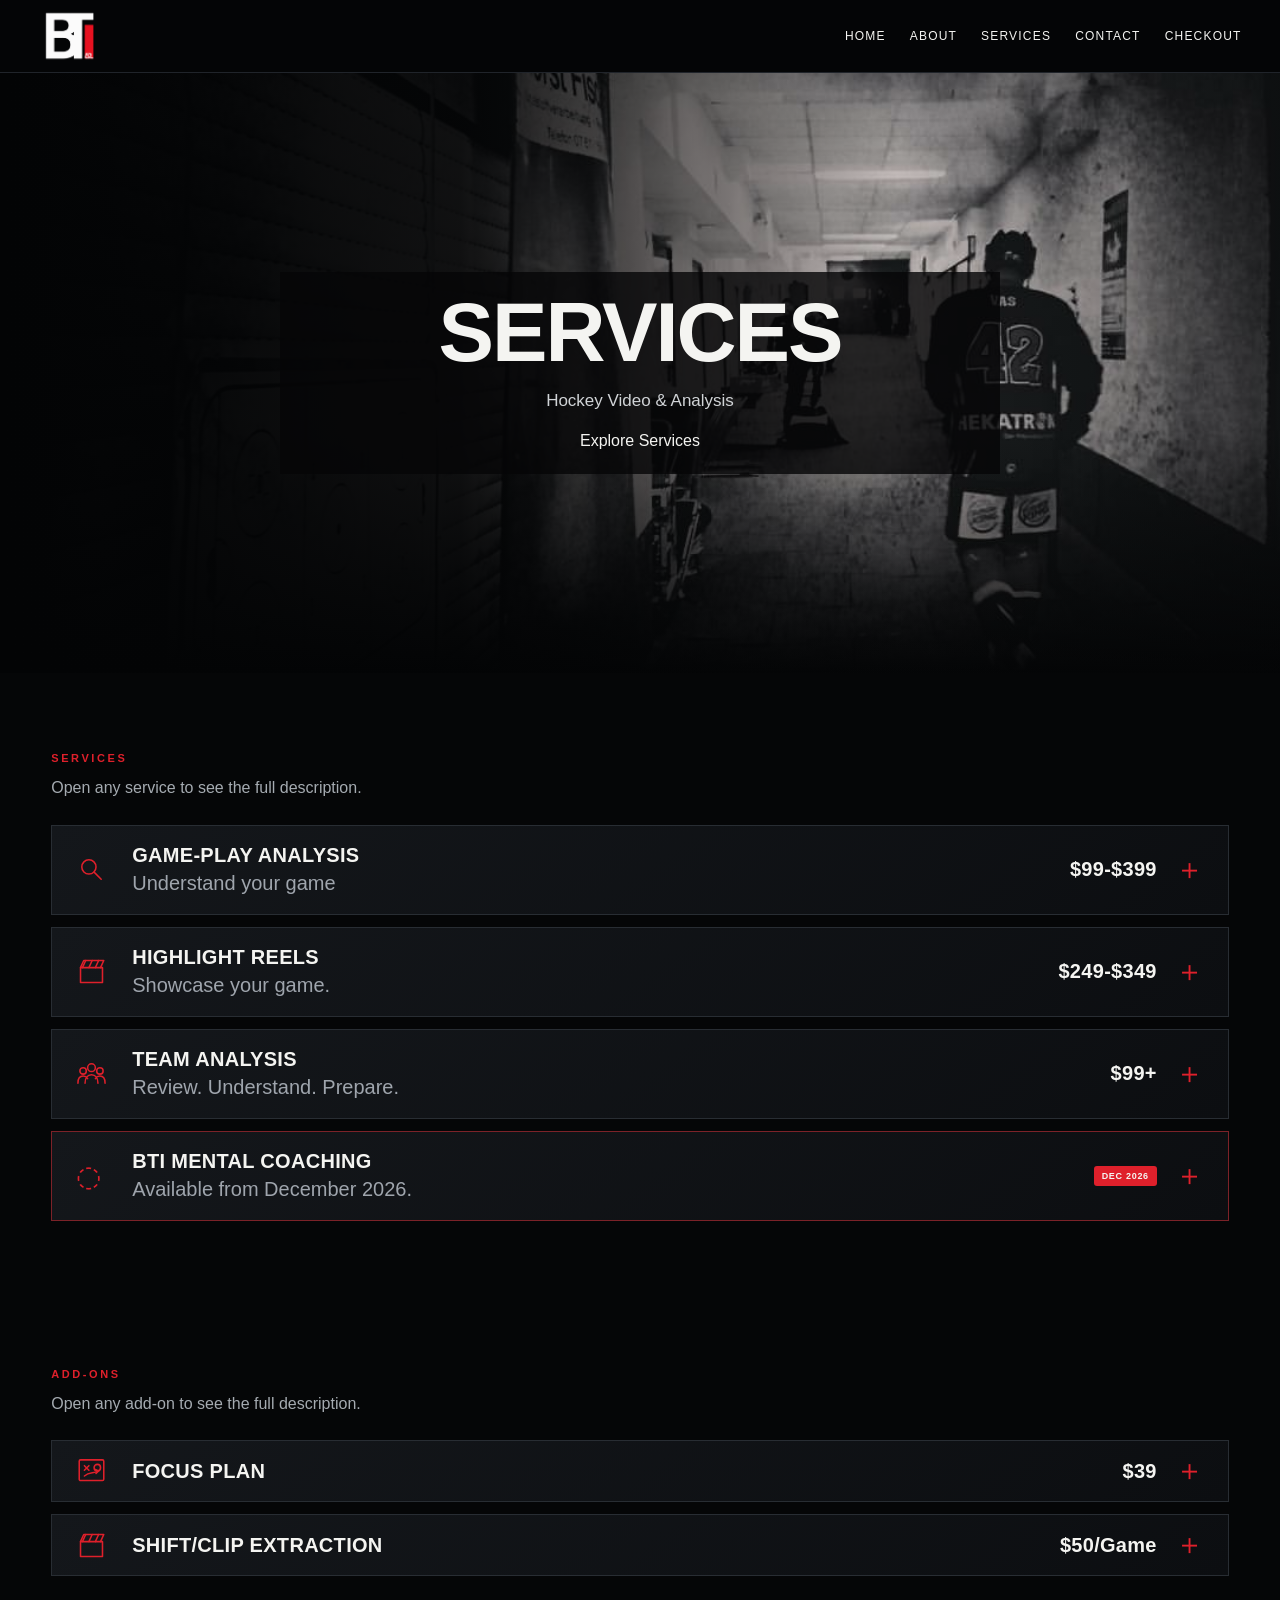
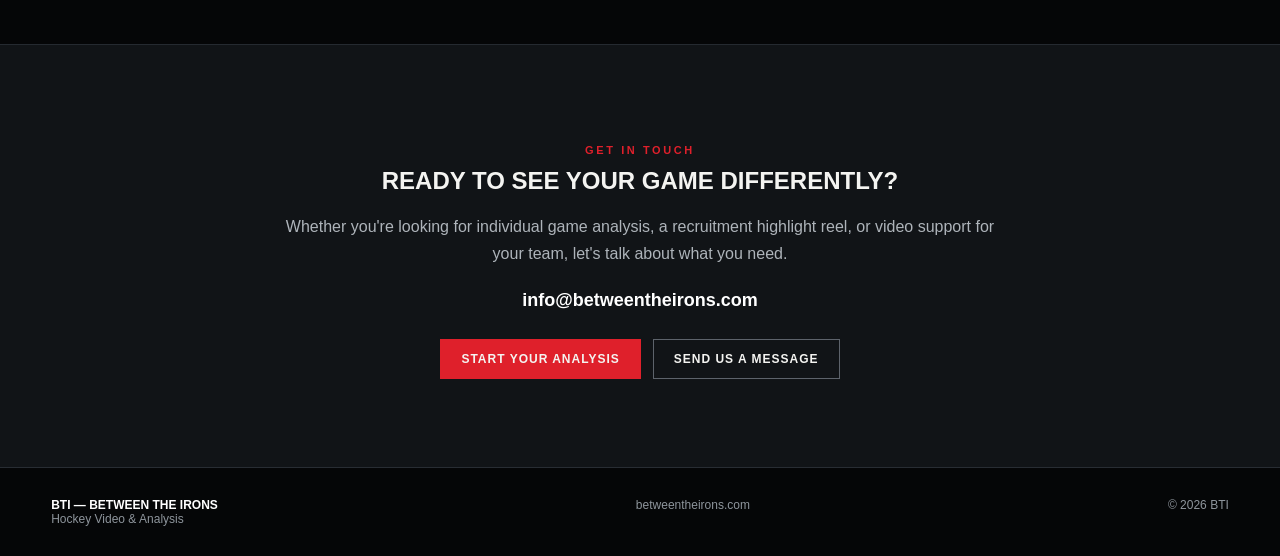
<file: Services.html>
<!DOCTYPE html>
<html lang="en">

<head>
  <meta charset="UTF-8">
  <meta name="viewport" content="width=device-width, initial-scale=1.0">
  <link rel="icon" type="image/x-icon" href="images/favicon.ico" />
  <title>BTI Services</title>
  <link rel="stylesheet" href="css/style.css">
  <script src="js/script.js"></script>
</head>

<body>
  <header>
    <div class="nav"><a aria-label="BTI" class="brand" href="index.html"><img alt="BTI logo"
          src="images/image-1.png" /></a>
      <nav id="primary-nav"><a href="index.html">Home</a><a href="index.html#about">About</a><a
          href="Services.html">Services</a><a href="Services.html#contact">Contact</a><a
          href="Checkout.html">Checkout</a></nav><button aria-controls="primary-nav" aria-expanded="false"
        aria-label="Open menu" class="nav-toggle" id="nav-toggle"
        type="button"><span></span><span></span><span></span></button>
    </div>
  </header>

  <main>
    <section class="hero" id="home"><img alt="Hockey player number 42 in arena hallway" src="images/image-2.jpg" />
      <div class="wrap">
        <div class="hero-content">
          <div class="hero-title">
            <h1>Services</h1>
          </div>
          <p>Hockey Video &amp; Analysis</p>
          <a class="hero-action" href="#services">Explore Services</a>
        </div>
      </div>
    </section>
    <section class="section" id="services">

      <div class="wrap">
        <div class="section-title">
          <div>
            <p class="eyebrow">SERVICES</p>
          </div>
          <p style="color:#a5abb1;max-width:470px;line-height:1.6;margin:0">
            Open any service to see the full description.
          </p>
        </div>
        <div class="service-details">
          <details class="service-detail">
            <summary>
              <span class="service-icon"><svg aria-hidden="true" viewbox="0 0 48 48">
                  <circle cx="20" cy="20" r="11"></circle>
                  <path d="M28 28l11 11"></path>
                </svg></span>
              <span class="service-title"><b>GAME-PLAY ANALYSIS</b>
                <small>Understand your game</small>

              </span>
              <span class="service-price">$99-$399</span>

              <span class="service-chevron">＋</span>
            </summary>
            <div class="service-content">
              <h3>GAME-PLAY ANALYSIS — UNDERSTAND YOUR GAME</h3>
              <p>Your game is broken down shift by shift, providing a detailed analysis of your performance throughout
                the game.</p>
              <p>Each shift is reviewed from both a tactical and individual skill perspective. We look at your
                positioning, decision-making, reads, puck management and execution — but also at the options available
                to you in each situation.</p>
              <!-- <p>The goal is not simply to show you what happened, but to help you understand why it happened, what you
              could do differently, and how you can become more effective in similar situations.</p>
            <p>The analysis is always built around your game, your role and your individual goals.</p> -->
              <div class="price-note">Shift extraction is an additional cost<br />Please see add-ons for more
                information.<br /></div>

              <div class="pricing-label">Choose Your Development Plan</div>
              <div class="pricing-grid">
                <div class="price-card">
                  <h4>Single Analysis</h4>
                  <div class="price">$99</div>
                  <p>1–2 games of pre-selected player shifts</p>
                  <ul>
                    <li>Shift-by-shift analysis</li>
                    <li>Tactical + individual skill feedback</li>
                    <li>45–60 min 1-on-1 video meeting</li>
                    <li>Individual focus points</li>
                  </ul>
                  <!-- <a class="price-action" href="Checkout.html">Get Started</a> -->
                  <button class="price-action" data-name="Basic Video Analysis" data-price="29.99">
                    Proceed to Checkout
                  </button>
                </div>
                <div class="price-card">
                  <h4>3-Analysis Development</h4>
                  <div class="price">$249</div>
                  <p>Three individual analysis sessions</p>
                  <ul>
                    <li>3 × 45–60 min meetings</li>
                    <li>Progress tracking</li>
                    <li>Updated focus points</li>
                    <li>Save $48</li>
                  </ul>
                  <!-- <a class="price-action" href="#contact">Get Started</a> -->
                  <button class="price-action" data-name="3-Analysis Development" data-price="249">
                    Proceed to Checkout
                  </button>
                </div>
                <div class="price-card popular">
                  <span class="price-badge">MOST POPULAR</span>
                  <h4>5-Analysis Development</h4>
                  <div class="price">$399</div>
                  <p>Long-term individual development</p>
                  <ul>
                    <li>5 × 45–60 min meetings</li>
                    <li>Long-term progress tracking</li>
                    <li>Updated individual focus points</li>
                    <li>BTI Focus Plan included</li>
                    <li>Save $96</li>
                  </ul>
                  <!-- <a class="price-action" href="#contact">Get Started</a> -->
                  <button class="price-action" data-name="5-Analysis Development" data-price="399">
                    Proceed to Checkout
                  </button>
                </div>
              </div>
              <p>The goal is not simply to show you what happened, but to help you understand why it happened, what you
                could do differently, and how you can become more effective in similar situations.</p>
              <p>The analysis is always built around your game, your role and your individual goals.</p>
              <div class="how-flow-block">
                <div class="how-flow-head">
                  <h3>The Process</h3>

                </div>
                <div class="how-flow">
                  <div class="how-step">
                    <div class="how-num">01</div>
                    <div class="how-step-title">CHOOSE YOUR PACKAGE</div>

                  </div>
                  <div aria-hidden="true" class="how-arrow">→</div>
                  <div class="how-step">
                    <div class="how-num">02</div>
                    <div class="how-step-title">SEND YOUR GAME</div>

                  </div>
                  <div aria-hidden="true" class="how-arrow">→</div>
                  <div class="how-step">
                    <div class="how-num">03</div>
                    <div class="how-step-title">COMPLETE PAYMENT</div>

                  </div>
                  <div aria-hidden="true" class="how-arrow">→</div>
                  <div class="how-step">
                    <div class="how-num">04</div>
                    <div class="how-step-title">WE ANALYZE</div>

                  </div>
                  <div aria-hidden="true" class="how-arrow">→</div>
                  <div class="how-step">
                    <div class="how-num">05</div>
                    <div class="how-step-title">BOOK YOUR <br>1-ON-1 </br></div>

                  </div>
                </div>
              </div>

            </div>
          </details>
          <details class="service-detail">
            <summary>
              <span class="service-icon"><svg aria-hidden="true" viewbox="0 0 48 48">
                  <path d="M7 18h34v23H7z"></path>
                  <path d="M7 18l5-11h31l-5 11"></path>
                  <path d="M15 7l-5 11M25 7l-5 11M35 7l-5 11"></path>
                </svg></span>
              <span class="service-title"><b>HIGHLIGHT REELS</b><small>Showcase your game.</small></span>
              <span class="service-price">$249-$349</span>
              <span class="service-chevron">＋</span>
            </summary>
            <div class="service-content">
              <h3>HIGHLIGHT REELS — SHOWCASE YOUR GAME</h3>
              <p>Professional highlight reels created to help players promote themselves and get their game in front of
                the right people.</p>

              <p>We select and organize the most relevant moments from your game footage to create a concise,
                professional video that gives coaches and recruiters a quick understanding of who you are as a player
                and what you can bring to a team.</p>
              <div class="price-note">Shift/Clip extraction is an additional cost<br />Please see add-ons for more
                information.<br /></div>

              <div class="pricing-label">Highlight Options</div>
              <div class="pricing-grid" style="grid-template-columns:repeat(2,1fr)">
                <div class="price-card">
                  <h4>Player Highlight Reel</h4>
                  <div class="price">$249</div>
                  <p>3–5 games recommended</p>
                  <ul>
                    <li>3–5 min full highlight reel</li>
                    <li>Professional clip selection from player-provided shifts/clips</li>
                    <li>Structured player presentation</li>
                    <li>Player identification / highlighting</li>
                    <li>Clean professional editing</li>
                    <li>1 revision</li>
                  </ul>
                  <a class="price-action" href="#contact">Get Started</a>
                </div>
                <div class="price-card popular">
                  <span class="price-badge">RECRUITMENT</span>
                  <h4>Recruitment Reel Package</h4>
                  <div class="price">$349</div>
                  <p>Full Highlight Reel + Recruitment Cut</p>
                  <ul>
                    <li>3–5 min full highlight reel</li>
                    <li>60–120 sec targeted recruitment cut</li>
                    <li>Recruitment-focused clip selection and structure</li>
                    <li>Player identification / highlighting</li>
                    <li>Designed for coaches, scouts, teams and college programs</li>
                    <li>1 revision</li>
                  </ul>
                  <a class="price-action" href="#contact">Get Started</a>
                </div>
              </div>
              <p>Whether you are looking to catch the attention of college programs, coaches, scouts or potential teams,
                your reel is built to present your strengths clearly and effectively.</p>
              <p>The goal is simple: make your game easy to see, easy to understand, and worth watching.</p>
              <div class="how-flow-block">
                <div class="how-flow-head">
                  <h3>The Process</h3>

                </div>
                <div class="how-flow">
                  <div class="how-step">
                    <div class="how-num">01</div>
                    <div class="how-step-title">CHOOSE YOUR PACKAGE</div>

                  </div>
                  <div aria-hidden="true" class="how-arrow">→</div>
                  <div class="how-step">
                    <div class="how-num">02</div>
                    <div class="how-step-title">SEND YOUR GAME</div>

                  </div>
                  <div aria-hidden="true" class="how-arrow">→</div>
                  <div class="how-step">
                    <div class="how-num">03</div>
                    <div class="how-step-title">COMPLETE PAYMENT</div>

                  </div>
                  <div aria-hidden="true" class="how-arrow">→</div>
                  <div class="how-step">
                    <div class="how-num">04</div>
                    <div class="how-step-title">WE CREATE YOUR REEL</div>

                  </div>
                  <div aria-hidden="true" class="how-arrow">→</div>
                  <div class="how-step">
                    <div class="how-num">05</div>
                    <div class="how-step-title">YOU RECEIVE<br>YOUR REEL </br></div>

                  </div>
                </div>
              </div>
            </div>
          </details>
          <details class="service-detail">
            <summary>
              <span class="service-icon"><svg aria-hidden="true" viewbox="0 0 48 48">
                  <circle cx="24" cy="15" r="6"></circle>
                  <circle cx="11" cy="20" r="5"></circle>
                  <circle cx="37" cy="20" r="5"></circle>
                  <path
                    d="M14 39c0-8 4-13 10-13s10 5 10 13M3 39c0-7 3-11 8-11 3 0 5 1 7 4M45 39c0-7-3-11-8-11-3 0-5 1-7 4">
                  </path>
                </svg></span>
              <span class="service-title"><b>TEAM ANALYSIS</b><small>Review. Understand. Prepare.</small></span>
              <span class="service-price">$99+</span>
              <span class="service-chevron">＋</span>
            </summary>
            <div class="service-content">
              <h3>TEAM ANALYSIS — REVIEW. UNDERSTAND. PREPARE.</h3>
              <div class="sideways">
                <p>Professional post-game video review designed around your team’s playing system, tactical principles
                  and
                  coaching philosophy.
                  <br>Each game is analyzed from a team perspective, focusing on how effectively the players execute the
                  structure and tactical concepts established by the coaching staff.</br>
                  <br>Key situations are selected and organized into a clear, structured video review that can be used
                  by
                  coaches for team meetings, post-game feedback and preparation for the next game or practice.</br>
                  <br>The analysis can be tailored to the areas that matter most to your team — from 5-on-5 structure,
                  forecheck and breakouts to zone entries, defensive-zone coverage and special teams.</br>
                  <br>The goal is to turn game footage into clear, relevant teaching material that supports the coaching
                  staff and helps the team learn from every game.</br>
                </p>
                <div class="price-note">Custom Team Pricing<br />Pricing is tailored to your team’s schedule, workflow
                  and
                  analysis needs.<br /><a class="price-action" href="#contact">Contact for Team Pricing</a></div>
              </div>
            </div>
          </details>
          <!-- <details class="addon-detail">
          <summary>
            <span class="addon-icon"><svg aria-hidden="true" viewbox="0 0 48 48">
                <rect height="32" rx="2" width="38" x="5" y="6"></rect>
                <path d="M13 15l7 7m0-7l-7 7"></path>
                <circle cx="33" cy="18" r="5"></circle>
                <path d="M13 31c8-7 14-3 22-8"></path>
                <path d="M31 27l4-4-5-2"></path>
              </svg></span>
            <span class="addon-title"><b>BTI FOCUS PLAN</b><small>Turn insight into action.</small></span>
            <span class="addon-chevron">＋</span>
          </summary>
          <div class="addon-content">
            <h3>BTI FOCUS PLAN — TURN INSIGHT INTO ACTION</h3>
            <p>Video analysis does not have to end when the video ends.</p>
            <p>Based on the focus points we identify together, BTI can create personalized on-ice drills designed
              around the specific areas of your game you want to improve.</p>
            <p>The purpose is to connect what we see on video with what you can actually work on in practice — turning
              analysis into a clear, practical development plan.</p>
            <p>Your game. Your focus. Your work.</p>
            <div class="price-note">BTI Focus Plan — $39<br />2–4 personalized, targeted on-ice exercises based on the
              development areas identified in your analysis.<br /><span style="color:#9299a0">Included with the
                5-Analysis Development Package.</span><br /><a class="price-action" href="#contact">Add a Focus
                Plan</a></div>
          </div>
        </details> -->
          <details class="service-detail mental">
            <summary>
              <span class="service-icon">◌</span>
              <span class="service-title"><b>BTI MENTAL COACHING</b><small>Available from December 2026.</small></span>
              <span class="service-badge">DEC 2026</span>
              <span class="service-chevron">＋</span>
            </summary>
            <div class="service-content">
              <h3>BTI MENTAL COACHING</h3>
              <p>A dedicated mental coaching service designed to complement the hockey and video-analysis side of BTI.
              </p>
              <p>The focus will be on helping players develop stronger self-awareness, confidence, focus, preparation
                and consistency in the situations that matter to them.</p>
              <p>This service will be available from December 2026.</p>
              <div class="price-note">Available December 2026<br /><span style="color:#9299a0">Pricing will be announced
                  with the launch of this service.</span></div>
            </div>

        </div>
      </div>
      </div>
    </section>
    <section class="section" id="service">
      <div class="wrap">
        <div class="section-title">
          <div>
            <p class="eyebrow">ADD-ONS</p>
          </div>
          <p style="color:#a5abb1;max-width:470px;line-height:1.6;margin:0">
            Open any add-on to see the full description.
          </p>
        </div>
        </details>
        <div class="service-details">
          <details class="addon-detail">
            <summary>
              <span class="service-icon"><svg aria-hidden="true" viewbox="0 0 48 48">
                  <rect height="32" rx="2" width="38" x="5" y="6"></rect>
                  <path d="M13 15l7 7m0-7l-7 7"></path>
                  <circle cx="33" cy="18" r="5"></circle>
                  <path d="M13 31c8-7 14-3 22-8"></path>
                  <path d="M31 27l4-4-5-2"></path>
                </svg></span>
              <span class="service-title"><b>FOCUS PLAN</b></span>
              <span class="service-price">$39</span>
              <span class="service-chevron">＋</span>
            </summary>
            <div class="service-content">

              <h3>FOCUS PLAN — TURN INSIGHT INTO ACTION</h3>
              <div class="sideways">
                <p>Video analysis does not have to end when the video ends.
                  <br>Based on the focus points we identify together, BTI can create personalized on-ice drills designed
                  around the specific areas of your game you want to improve.</br>
                  <br>The purpose is to connect what we see on video with what you can actually work on in practice —
                  turning
                  analysis into a clear, practical development plan.</br>
                  <br>Your game. Your focus. Your work.</br>
                </p>
                <div class="price-card-addon">
                  <h4>Focus Plan</h4>
                  <div class="price">$39</div>
                  <small>Included with the
                    5-Analysis Development Package</small>
                  <p>2–4 personalized, targeted on-ice exercises based on
                    the
                    development areas identified in your analysis</p>
                  <a class="price-action" href="#contact">Get Started</a>
                </div>
              </div>
            </div>
          </details>
          <details class="addon-detail">
            <summary>
              <span class="service-icon"><svg aria-hidden="true" viewbox="0 0 48 48">
                  <path d="M7 18h34v23H7z"></path>
                  <path d="M7 18l5-11h31l-5 11"></path>
                  <path d="M15 7l-5 11M25 7l-5 11M35 7l-5 11"></path>
                </svg></span>
              <span class="service-title"><b>SHIFT/CLIP EXTRACTION</b></span>
              <span class="service-price">$50/Game</span>
              <span class="service-chevron">＋</span>
            </summary>
            <div class="service-content">
              <h3>SHIFT EXTRACTION — GET THE CLIPS YOU NEED</h3>
              <div class="sideways">
                <p>BTI can extract the shifts you need from your game footage, saving you time and effort. <br><br>
                  We can provide the shifts in a variety of formats, including individual clips, full-shift video
                  files,
                  or a single video file with all shifts combined.</p>
                <div class="price-card-addon">
                  <h4>Shift Extraction</h4>
                  <div class="price">$50/Game</div>
                  <p>Send us the full game footage and we'll extract the shifts/clips for you.</p>
                  <a class="price-action" href="#contact">Get Started</a>
                </div>
              </div>

            </div>
        </div>

    </section>
    <section class="bti-contact-section" id="contact">
      <div class="wrap bti-contact-inner">
        <p class="eyebrow">GET IN TOUCH</p>
        <h2>READY TO SEE YOUR GAME DIFFERENTLY?</h2>
        <p class="bti-contact-lead">Whether you're looking for individual game analysis, a recruitment highlight reel,
          or video support for your team, let's talk about what you need.</p>
        <a class="bti-contact-email" href="mailto:info@betweentheirons.com">info@betweentheirons.com</a>
        <div class="bti-contact-actions">
          <a class="btn red" href="#services">START YOUR ANALYSIS</a>
          <a class="btn" href="mailto:info@betweentheirons.com">SEND US A MESSAGE</a>
        </div>
      </div>
    </section>
  </main>
  <footer>
    <div class="wrap footer">
      <div><b>BTI — BETWEEN THE IRONS</b><br />Hockey Video &amp; Analysis</div>
      <div>betweentheirons.com</div>
      <div>© 2026 BTI</div>
    </div>
  </footer>
  <script defer="" src="js/script.js"></script>
</body>


</html>
</file>
<file: css/style.css>
:root {
  --red: #df202b;
  --bg: #050607;
  --panel: #0d1013;
  --line: #282d33;
  --text: #f4f4f1;
  --muted: #a5abb1
}

* {
  box-sizing: border-box
}

html {
  scroll-behavior: smooth
}

body {
  margin: 0;
  background: var(--bg);
  color: var(--text);
  font-family: Arial, Helvetica, sans-serif
}

a {
  color: inherit;
  text-decoration: none
}

.wrap {
  width: min(1180px, 92vw);
  margin: auto
}

header {
  position: sticky;
  top: 0;
  z-index: 20;
  background: rgba(5, 6, 7, .95);
  border-bottom: 1px solid #20242a;
  backdrop-filter: blur(10px)
}

.nav {
  height: 72px;
  display: flex;
  align-items: center;
  gap: 28px;
  width: min(1240px, 94vw);
  margin: auto
}

.brand {
  display: flex;
  align-items: center;
  margin-right: auto;
  height: 64px
}

.brand img {
  display: block;
  width: auto;
  height: 58px;
  max-width: 230px;
  object-fit: contain
}

nav {
  display: flex;
  gap: 24px;
  font-size: 12px;
  letter-spacing: 1.2px;
  text-transform: uppercase
}

nav a:hover {
  color: var(--red)
}

nav a.active {
  color: var(--red)
}

.btn {
  display: inline-block;
  padding: 12px 20px;
  border: 1px solid #5d636b;
  font-size: 12px;
  font-weight: 800;
  letter-spacing: 1px;
  text-transform: uppercase
}

.btn.red {
  background: var(--red);
  border-color: var(--red)
}

.hero {
  min-height: 600px;
  position: relative;
  display: flex;
  align-items: center;
  overflow: hidden
}

.hero-content {
  display: flex;
  flex-direction: column;
  align-items: center;
  justify-content: center;
  text-align: center;
  background: rgba(5, 6, 7, .8);
  max-width: 720px;
  margin: auto;
  padding: 24px 0px;
}


.hero>img {
  position: absolute;
  inset: 0;
  width: 100%;
  height: 100%;
  object-fit: cover;
  object-position: center 45%;
  filter: grayscale(1) contrast(1.07) brightness(.63)
}

.hero:after {
  content: "";
  position: absolute;
  inset: 0;
  background: linear-gradient(90deg, #030405 0%, rgba(3, 4, 5, .94) 36%, rgba(3, 4, 5, .2) 70%, rgba(3, 4, 5, .55)), linear-gradient(0deg, #050607 0%, transparent 40%)
}

.hero .wrap {
  position: relative;
  z-index: 2
}

.eyebrow {
  color: var(--red);
  font-size: 11px;
  font-weight: 800;
  letter-spacing: 2.6px;
  text-transform: uppercase
}

h1,
h2,
h3 {
  margin: 0;
  text-transform: uppercase
}

h1 {
  font-size: clamp(56px, 6.5vw, 92px);
  line-height: .9;
  letter-spacing: -2px;
  max-width: 720px
}

h1 em,
h2 em {
  color: var(--red);
  font-style: normal
}

.hero p {
  max-width: 610px;
  font-size: 17px;
  line-height: 1.65;
  color: #d1d4d7
}

.actions {
  display: flex;
  gap: 12px;
  margin-top: 24px
}

.intro {
  padding: 50px 0 18px;
  text-align: center;
  /* border-bottom: 1px solid var(--line) */
}

.intro h2 {
  font-size: 32px
}

.intro p {
  color: var(--muted);
  margin: 6px 0
}

.redline {
  width: 32px;
  height: 2px;
  background: var(--red);
  margin: 10px auto
}

.triple {
  display: grid;
  grid-template-columns: repeat(3, 1fr);
  /* border-bottom: 1px solid var(--red); */
  column-gap: 20px;

  /* background-color: var(--red); */
}

.tile {
  background: #0c0e11;
  margin-bottom: 20px;
  border-radius: 16px;
  overflow: hidden;
  /* border-right: 1px solid var(--red) */
}

.tile:last-child {
  border-right: 0
}

.imgbox {
  width: 100%;
  height: 100%;
  overflow: hidden;
}

.imgbox img {
  width: 100%;
  height: auto;
  max-width: 100%;
  object-fit: cover;
  object-position: top center;
}

.tile .imgbox {
  height: 235px;
  width: 100%;
  overflow: hidden;
  background: #0c0e11;

}

.tile img {
  width: 100%;
  height: 100%;
  object-fit: cover;
  object-position: center;
}

.tile.playing .tile img {
  object-position: center 8%
}

.tile.teaching .tileimg {
  object-position: center 44%
}

.tile.analyzing .tileimg {
  object-position: center 22%
}

.tilecopy {
  padding: 17px 22px 22px
}

.tilecopy h3 {
  font-size: 23px
}

.tilecopy p {
  font-size: 14px;
  color: #b3b7bc;
  line-height: 1.5
}

.row {
  display: flex;
  gap: 14px
}

.ico {
  color: var(--red);
  font-size: 27px;
  min-width: 34px
}

.section {
  padding: 68px 0
}

.section-title {
  justify-content: space-between;
  align-items: end;
  gap: 30px;
  margin-bottom: 22px
}

.section-title h2 {
  font-size: 38px
}

.section-title a {
  color: var(--red);
  font-size: 11px;
  font-weight: 800;
  text-transform: uppercase
}

.cards {
  display: grid;
  grid-template-columns: repeat(5, 1fr);
  gap: 12px
}

.card {
  min-height: 190px;
  padding: 20px;
  background: linear-gradient(145deg, #14171b, #0c0e11);
  /* border: 1px solid var(--line) */
}

.card.mental {
  border-color: #8d1f25
}

.card h3 {
  font-size: 19px;
  margin: 12px 0 7px
}

.card p {
  font-size: 13px;
  line-height: 1.5;
  color: #b0b5bb;
  margin: 0
}

.badge {
  display: inline-block;
  padding: 4px 7px;
  background: var(--red);
  font-size: 9px;
  font-weight: 800;
  border-radius: 3px
}

.process {
  padding: 62px 0;
  border-block: 1px solid var(--line);
  background: linear-gradient(90deg, #090b0d, #17110f 70%, #090b0d)
}

.process-grid {
  display: grid;
  grid-template-columns: 1.1fr .9fr;
  gap: 45px;
  align-items: center
}

.steps {
  display: grid;
  grid-template-columns: repeat(4, 1fr);
  margin-top: 24px
}

.step {
  text-align: center;
  position: relative
}

.step:not(:last-child):after {
  content: "";
  position: absolute;
  height: 2px;
  background: var(--red);
  left: 57%;
  right: -43%;
  top: 16px
}

.circle {
  width: 34px;
  height: 34px;
  border: 2px solid var(--red);
  border-radius: 50%;
  display: grid;
  place-items: center;
  margin: 0 auto 12px;
  background: #0b0d10
}

.step h3 {
  font-size: 15px
}

.step p {
  font-size: 11px;
  color: #a7adb3;
  line-height: 1.45
}

.laptop {
  height: 235px;
  border: 1px solid #424850;
  border-radius: 13px;
  background: #0d1014;
  padding: 12px;
  box-shadow: 0 25px 40px #000
}

.screen {
  height: 100%;
  background: radial-gradient(circle, #34464f, #11161b 52%, #060708);
  border: 1px solid #333a42;
  position: relative
}

.screen:before {
  content: "";
  position: absolute;
  width: 80px;
  height: 80px;
  border: 2px solid var(--red);
  border-radius: 50%;
  left: 27%;
  top: 32%
}

.experience {
  display: grid;
  grid-template-columns: .72fr 1.28fr;
  gap: 48px;
  align-items: center;
  padding: 46px 0
}

.cardshot {
  display: flex;
  justify-content: center
}

.cardshot img {
  display: block;
  width: min(100%, 520px);
  height: auto;
  object-fit: contain;
  border-radius: 9px;
  box-shadow: 0 18px 35px #000
}

.experience h2 {
  font-size: 32px
}

.experience p {
  color: #b1b6bc;
  line-height: 1.65
}

.cta {
  color: var(--red);
  font-weight: 800
}

footer {
  border-top: 1px solid var(--line);
  padding: 30px 0
}

.footer {
  display: flex;
  justify-content: space-between;
  gap: 20px;
  color: #8e959c;
  font-size: 12px
}

.footer b {
  color: #fff
}

/* mobile nav toggle (hamburger) */
.nav-toggle {
  display: none;
  flex-direction: column;
  justify-content: center;
  gap: 5px;
  width: 32px;
  height: 32px;
  padding: 0;
  background: transparent;
  border: 0;
  cursor: pointer
}

.nav-toggle span {
  display: block;
  height: 2px;
  width: 100%;
  background: var(--text);
  transition: transform .2s ease, opacity .2s ease
}

.nav-toggle[aria-expanded="true"] span:nth-child(1) {
  transform: translateY(7px) rotate(45deg)
}

.nav-toggle[aria-expanded="true"] span:nth-child(2) {
  opacity: 0
}

.nav-toggle[aria-expanded="true"] span:nth-child(3) {
  transform: translateY(-7px) rotate(-45deg)
}

/* scroll-reveal fade-in (progressively enhanced: content is visible by default, JS adds the animation) */
.reveal {
  opacity: 0;
  transform: translateY(18px);
  transition: opacity .6s ease, transform .6s ease
}

.reveal.is-visible {
  opacity: 1;
  transform: none
}


/* .checkout-container .body {
  font-family: -apple-system, BlinkMacSystemFont, "Segoe UI", Roboto, Helvetica, Arial, sans-serif;
  background-color: #f4f5f7;
  color: #333;
  margin: 0;
  padding: 40px 20px;
} */

.checkout-container {
  max-width: 500px;
  margin: 0 auto;
  background: var(--panel);
  border-radius: 12px;
  box-shadow: 0 4px 12px rgba(0, 0, 0, 0.05);
  padding: 30px;
}

.checkout-container h2 {
  margin-top: 0;
  font-size: 24px;
  border-bottom: 2px solid #edf2f7;
  padding-bottom: 15px;
}

.cart-item {
  display: flex;
  justify-content: space-between;
  align-items: center;
  padding: 12px 0;
  border-bottom: 1px dashed #e2e8f0;
}

.item-name {
  font-weight: 500;
}

.item-qty {
  font-size: 14px;
  color: #718096;
  margin-left: 6px;
}

.item-price {
  font-weight: 600;
}

.total-section {
  display: flex;
  justify-content: space-between;
  align-items: center;
  margin: 20px 0 30px 0;
  padding-top: 15px;
  border-top: 2px solid #edf2f7;
  font-size: 18px;
  font-weight: 700;
}

#paypal-button-container {
  margin-top: 20px;
}

@media(max-width:950px) {
  .nav-toggle {
    display: flex
  }

  nav {
    position: fixed;
    top: 72px;
    left: 0;
    right: 0;
    bottom: 0;
    flex-direction: column;
    align-items: flex-start;
    gap: 0;
    background: var(--bg);
    border-top: 1px solid var(--line);
    padding: 12px 24px;
    transform: translateY(-8px);
    opacity: 0;
    pointer-events: none;
    transition: opacity .2s ease, transform .2s ease
  }

  nav.is-open {
    transform: none;
    opacity: 1;
    pointer-events: auto
  }

  nav a {
    width: 100%;
    padding: 16px 0;
    border-bottom: 1px solid var(--line);
    font-size: 14px
  }

  .nav>.btn {
    display: none
  }

  .triple {
    height: auto;
    display: flex;
    flex-direction: column;
  }

  .imgbox {
    height: auto;
    max-height: 400px;
  }

  .imgbox img {
    width: 100%;
    height: auto;
    object-fit: cover;
    object-position: top center;
  }

  .triple,
  .process-grid,
  .experience {
    grid-template-columns: 1fr
  }

  .cards {
    grid-template-columns: 1fr 1fr
  }

  .tile {
    border-right: 0;
    border-bottom: 1px solid var(--line)
  }
}

@media(max-width:620px) {
  h1 {
    font-size: 54px
  }

  .hero {
    min-height: 620px
  }

  .hero>img {
    object-position: 67% center
  }

  .cards {
    grid-template-columns: 1fr
  }

  .actions {
    flex-direction: column;
    align-items: flex-start
  }

  .steps {
    grid-template-columns: 1fr 1fr;
    gap: 16px
  }

  .step:after {
    display: none
  }

  .footer {
    flex-direction: column
  }
}

@media(max-width:620px) {
  .brand {
    height: 58px
  }

  .brand img {
    height: 50px;
    max-width: 190px
  }
}

.service-accordion {
  display: grid;
  gap: 12px;
  margin-top: 22px
}

.service-item {
  border: 1px solid var(--line);
  background: linear-gradient(145deg, #14171b, #0c0e11);
  overflow: hidden
}

.service-item.mental-item {
  border-color: #7c2228
}

.service-head {
  width: 100%;
  min-height: 88px;
  background: transparent;
  border: 0;
  color: var(--text);
  display: flex;
  align-items: center;
  gap: 18px;
  padding: 20px 24px;
  text-align: left;
  cursor: pointer
}

.service-head:hover {
  background: rgba(255, 255, 255, .025)
}

.service-icon {
  color: var(--red);
  font-size: 29px;
  min-width: 38px
}

.service-title {
  display: flex;
  flex-direction: column;
  gap: 5px;
  flex: 1
}

.service-title b {
  font-size: 20px;
  letter-spacing: .3px
}

.service-title small {
  font-size: 20px;
  color: #9fa5ad;
  font-weight: 400
}

.service-plus {
  font-size: 30px;
  color: var(--red);
  font-weight: 300;
  transition: transform .25s
}

.service-badge {
  font-size: 9px;
  background: var(--red);
  padding: 5px 8px;
  border-radius: 3px;
  font-weight: 800;
  letter-spacing: .7px
}

.service-body {
  max-height: 0;
  overflow: hidden;
  transition: max-height .4s ease;
  border-top: 1px solid transparent
}

.service-item.open .service-body {
  max-height: 900px;
  border-top-color: var(--line)
}

.service-item.open .service-plus {
  transform: rotate(45deg)
}

.service-copy {
  padding: 28px 80px 32px
}

.service-copy h3 {
  font-size: 26px;
  margin: 0 0 14px
}

.service-copy h4 {
  font-size: 13px;
  color: var(--red);
  letter-spacing: 1.5px;
  text-transform: uppercase;
  margin: 24px 0 10px
}

.service-copy p,
.service-copy li {
  color: #b1b6bc;
  line-height: 1.65;
  font-size: 14px
}

.service-copy ul {
  padding-left: 20px;
  margin: 10px 0
}

.service-ending {
  margin-top: 22px !important;
  color: #e1e3e5 !important
}

@media(max-width:620px) {
  .service-head {
    padding: 18px 15px;
    gap: 10px
  }

  .service-title b {
    font-size: 17px
  }

  .service-copy {
    padding: 22px 18px 27px
  }

  .service-badge {
    display: none
  }
}


.service-details {
  display: grid;
  gap: 12px;
  margin-top: 24px
}

.service-detail {
  border: 1px solid var(--line);
  background: linear-gradient(145deg, #14171b, #0c0e11);
  overflow: hidden
}

.addon-detail {
  border: 1px solid var(--line);
  background: linear-gradient(145deg, #14171b, #0c0e11);
  overflow: hidden
}

.service-detail.mental {
  border-color: #7c2228
}

.addon-detail.mental {
  border-color: #7c2228
}

.service-detail summary {
  list-style: none;
  cursor: pointer;
  min-height: 88px;
  display: flex;
  align-items: center;
  gap: 18px;
  padding: 15px 24px
}

.addon-detail summary {
  list-style: none;
  cursor: pointer;
  max-height: 60px;
  display: flex;
  align-items: center;
  gap: 18px;
  padding: 20px 24px
}

.service-detail summary::-webkit-details-marker {
  display: none
}

.addon-detail summary::-webkit-details-marker {
  display: none
}

.service-detail summary:hover {
  background: rgba(255, 255, 255, .025)
}

.addon-detail summary:hover {
  background: rgba(255, 255, 255, .025)
}

.service-icon {
  color: var(--red);
  font-size: 29px;
  min-width: 38px
}

.service-title {
  display: flex;
  flex-direction: column;
  gap: 5px;
  flex: 1
}

.service-title b {
  font-size: 20px;
  letter-spacing: .3px
}

.service-title small {
  font-size: 20px;
  color: #9fa5ad;
  font-weight: 400
}

.service-price {
  font-size: 20px;
  color: var(--white);
  font-weight: 800;
  letter-spacing: .3px
}

.service-chevron {
  font-size: 29px;
  color: var(--red);
  transition: transform .2s
}

.service-detail[open] .service-chevron {
  transform: rotate(45deg)
}

.service-badge {
  font-size: 9px;
  background: var(--red);
  padding: 5px 8px;
  border-radius: 3px;
  font-weight: 800;
  letter-spacing: .7px
}

.service-content {
  padding: 8px 80px 32px;
  border-top: 1px solid var(--line)
}

.service-content .sideways {
  display: flex;
  /* border-top: 1px solid var(--line) */
}

.sideways p {
  padding-right: 50px;
  color: #b1b6bc;
  line-height: 1.65;
  font-size: 14px
}

.service-content h3 {
  font-size: 26px;
  margin: 22px 0 14px
}

.service-content p {
  color: #b1b6bc;
  line-height: 1.65;
  font-size: 14px
}

.service-content strong {
  color: #e7e9eb
}

@media(max-width:620px) {
  .service-detail summary {
    padding: 18px 15px;
    gap: 10px
  }

  .addon-detail summary {
    padding: 18px 15px;
    gap: 10px
  }

  .service-title b {
    font-size: 17px
  }

  .service-content {
    padding: 6px 18px 27px
  }

  .service-badge {
    display: none
  }
}


.service-icon svg {
  width: 31px;
  height: 31px;
  display: block;
  fill: none;
  stroke: currentColor;
  stroke-width: 2.4;
  stroke-linecap: round;
  stroke-linejoin: round
}



.visual-story {
  padding: 70px 0;
  border-top: 1px solid var(--line);
  background: #090b0d
}

.visual-grid {
  display: grid;
  grid-template-columns: 1.2fr .8fr;
  gap: 18px
}

.visual-main,
.visual-side {
  position: relative;
  overflow: hidden;
  border: 1px solid var(--line);
  background: #0d1013
}

.visual-main {
  min-height: 520px
}

.visual-side {
  min-height: 250px
}

.visual-stack {
  display: grid;
  grid-template-rows: 1fr 1fr;
  gap: 18px
}

.visual-main img,
.visual-side img {
  position: absolute;
  inset: 0;
  width: 100%;
  height: 100%;
  object-fit: cover
}

.visual-main:after,
.visual-side:after {
  content: "";
  position: absolute;
  inset: 0;
  background: linear-gradient(0deg, rgba(5, 6, 7, .86), transparent 58%)
}

.visual-caption {
  position: absolute;
  z-index: 2;
  left: 24px;
  right: 24px;
  bottom: 22px
}

.visual-caption .eyebrow {
  margin: 0 0 8px
}

.visual-caption h3 {
  font-size: 28px;
  margin: 0 0 7px
}

.visual-caption p {
  margin: 0;
  color: #d0d4d8;
  line-height: 1.55;
  max-width: 680px;
  font-size: 14px
}

.service-photo-strip {
  padding: 48px 0;
  background: #0c0f12;
  border-top: 1px solid var(--line);
  border-bottom: 1px solid var(--line)
}

.service-photo-grid {
  display: grid;
  grid-template-columns: 1fr 1fr;
  gap: 18px
}

.service-photo {
  position: relative;
  min-height: 360px;
  overflow: hidden;
  border: 1px solid var(--line)
}

.service-photo img {
  position: absolute;
  inset: 0;
  width: 100%;
  height: 100%;
  object-fit: cover
}

.service-photo:after {
  content: "";
  position: absolute;
  inset: 0;
  background: linear-gradient(0deg, rgba(5, 6, 7, .9), transparent 62%)
}

.service-photo .visual-caption h3 {
  font-size: 26px
}

@media(max-width:900px) {

  .visual-grid,
  .service-photo-grid {
    grid-template-columns: 1fr
  }

  .visual-main {
    min-height: 440px
  }

  .visual-stack {
    grid-template-rows: auto
  }

  .visual-side {
    min-height: 320px
  }
}


/* BTI PRICING */
.pricing-label {
  margin: 30px 0 14px;
  color: #fff;
  font-size: 12px;
  font-weight: 800;
  letter-spacing: 1.5px;
  text-transform: uppercase
}

.pricing-grid {
  display: grid;
  grid-template-columns: repeat(3, 1fr);
  gap: 12px;
  margin: 0 0 18px
}

.price-card {
  position: relative;
  border: 1px solid var(--line);
  background: #0a0c0f;
  padding: 20px;
  min-height: 205px
}

.price-card-addon {
  position: relative;
  border: 1px solid var(--line);
  background: #0a0c0f;
  padding: 20px;
  min-height: 205px
}

.price-card.addon p {
  font-size: 12px !important;
  margin: 5px 0 !important
}

.price-card.addon small {
  font-size: 12px !important;
  margin: 5px 0 !important
}


.price-card.popular {
  border-color: var(--red)
}

.price-badge {
  position: absolute;
  right: 12px;
  top: 12px;
  background: var(--red);
  color: #fff;
  font-size: 8px;
  font-weight: 800;
  letter-spacing: .8px;
  padding: 5px 7px;
  border-radius: 3px
}

.price-card h4 {
  margin: 0 0 7px !important;
  color: #fff !important;
  font-size: 15px !important;
  letter-spacing: .4px !important;
  text-transform: none !important
}

.price {
  font-size: 28px;
  font-weight: 900;
  color: #fff;
  margin: 5px 0 12px
}

.price-card p {
  font-size: 12px !important;
  margin: 5px 0 !important
}

.price-card ul {
  margin: 12px 0 0;
  padding-left: 18px
}

.price-card li {
  font-size: 12px !important;
  line-height: 1.55 !important;
  margin: 3px 0
}

.price-note {
  border-left: 2px solid var(--red);
  padding: 12px 15px;
  margin: 18px 0 6px;
  background: rgba(255, 255, 255, .02)
}

.price-note b {
  color: #fff
}

.price-action {
  display: inline-block;
  margin-top: 13px;
  padding: 9px 13px;
  border: 1px solid var(--red);
  color: #fff;
  text-decoration: none;
  font-size: 10px;
  font-weight: 800;
  letter-spacing: .8px;
  text-transform: uppercase
}

.price-action:hover {
  background: var(--red)
}

@media(max-width:850px) {
  .pricing-grid {
    grid-template-columns: 1fr
  }

  .sideways {
    flex-direction: column;
  }

  .price-card {
    min-height: 0
  }
}

/* ABOUT EXPERIENCE STATS */
.about-stats {
  display: grid;
  grid-template-columns: repeat(4, 1fr);
  gap: 1px;
  margin: 34px 0 8px;
  background: var(--line);
  border: 1px solid var(--line)
}

.about-stat {
  background: #090b0e;
  padding: 22px 16px;
  text-align: center
}

.about-stat strong {
  display: block;
  color: #fff;
  font-size: 18px;
  letter-spacing: .7px;
  margin-bottom: 6px
}

.about-stat span {
  display: block;
  color: #8e969f;
  font-size: 10px;
  letter-spacing: 1px;
  text-transform: uppercase
}

@media(max-width:850px) {
  .about-stats {
    grid-template-columns: repeat(2, 1fr)
  }
}

/* PLAYING + COACHING EXPERIENCE */
.experience-groups {
  margin-top: 36px
}

.experience-group {
  margin-top: 28px
}

.experience-title {
  color: #fff;
  font-size: 12px;
  font-weight: 900;
  letter-spacing: 1.8px;
  text-transform: uppercase;
  margin: 0 0 12px
}

.coaching-experience {
  padding-top: 6px
}

.coaching-experience>p {
  max-width: 900px
}

.coaching-stats {
  margin-top: 24px
}

/* COLLAPSIBLE ABOUT */
.about-details {
  margin-top: 18px;
  border-top: 1px solid var(--line);
  border-bottom: 1px solid var(--line)
}

.about-summary {
  list-style: none;
  cursor: pointer;
  padding: 25px 0;
  outline: none
}

.about-summary::-webkit-details-marker {
  display: none
}

.about-summary-inner {
  display: grid;
  grid-template-columns: minmax(0, 1fr) auto;
  gap: 28px;
  align-items: center
}

.about-kicker {
  color: #fff;
  font-size: 13px;
  font-weight: 900;
  letter-spacing: 1.7px;
  margin-bottom: 9px
}

.about-summary p {
  margin: 0 !important;
  max-width: 760px;
  color: #9ba2aa !important;
  font-size: 14px !important;
  line-height: 1.65 !important
}

.about-open-label {
  white-space: nowrap;
  color: #fff;
  font-size: 10px;
  font-weight: 900;
  letter-spacing: 1.2px;
  border: 1px solid var(--line);
  padding: 11px 14px
}

.about-arrow {
  display: inline-block;
  margin-left: 7px;
  transition: transform .2s ease
}

.about-details[open] .about-arrow {
  transform: rotate(180deg)
}

.about-dropdown-body {
  padding: 8px 0 34px
}

.about-dropdown-body>h3 {
  margin-top: 18px !important
}

@media(max-width:720px) {

  .about-summary-inner {
    grid-template-columns: 1fr
  }

  .about-open-label {
    justify-self: start
  }
}

/* COACHING EXPERIENCE UNDER TEACHING IT */
.teaching-coaching-details {
  margin-top: 18px;
  border-top: 1px solid var(--line);
  border-bottom: 1px solid var(--line)
}

.teaching-coaching-summary {
  list-style: none;
  cursor: pointer;
  display: flex;
  justify-content: space-between;
  align-items: center;
  gap: 18px;
  padding: 15px 0;
  color: #fff;
  font-size: 10px;
  font-weight: 900;
  letter-spacing: 1.3px
}

.teaching-coaching-summary::-webkit-details-marker {
  display: none
}

.teaching-coaching-arrow {
  transition: transform .2s ease
}

.teaching-coaching-details[open] .teaching-coaching-arrow {
  transform: rotate(180deg)
}


.teaching-coaching-body {
  padding: 4px 0 18px
}

.teaching-coaching-body p {
  font-size: 13px;
  line-height: 1.65;
  color: #a3abb3;
  margin: 0 0 12px
}

.teaching-coaching-body .about-stats {
  margin-top: 20px
}


/* WHAT PLAYERS AND FAMILIES SAY UNDER TO ANALIZE IT */
.analyzing-testimonials-details {
  margin-top: 18px;
  border-top: 1px solid var(--line);
  border-bottom: 1px solid var(--line)
}

.analyzing-testimonials-summary {
  list-style: none;
  cursor: pointer;
  display: flex;
  justify-content: space-between;
  align-items: center;
  gap: 18px;
  padding: 15px 0;
  color: #fff;
  font-size: 10px;
  font-weight: 900;
  letter-spacing: 1.3px
}

.analyzing-testimonials-summary::-webkit-details-marker {
  display: none
}

.analyzing-testimonials-arrow {
  transition: transform .2s ease
}

.analyzing-testimonials-details[open] .analyzing-testimonials-arrow {
  transform: rotate(180deg)
}


.analyzing-testimonials-body {
  padding: 4px 0 18px
}

.analyzing-testimonials-body p {
  font-size: 13px;
  line-height: 1.65;
  color: #a3abb3;
  margin: 0 0 12px
}

.analyzing-testimonials-body .about-stats {
  margin-top: 20px
}


/* ABOUT SUMMARY — wider text with action below */
.about-summary-inner {
  display: flex !important;
  flex-direction: column !important;
  align-items: flex-start !important;
  gap: 16px !important;
}

.about-summary p {
  max-width: none !important;
  width: 100% !important;
}

.about-open-label {
  align-self: flex-start !important;
  margin-top: 2px !important;
}



/* Subtle polish — original BTI design preserved */
.service-detail {
  transition: border-color .2s ease, box-shadow .2s ease, transform .2s ease;
}

.service-detail:hover {
  border-color: #383e45;
  box-shadow: 0 10px 28px rgba(0, 0, 0, .12);
}

.service-detail summary {
  transition: background .2s ease;
}

.price-card {
  transition: border-color .2s ease, box-shadow .2s ease, transform .2s ease;
}

.price-card:hover {
  transform: translateY(-2px);
  border-color: #3b4148;
  box-shadow: 0 14px 32px rgba(0, 0, 0, .20);
}

.price-card.popular:hover {
  border-color: var(--red);
}

.price-action {
  transition: background .2s ease, transform .2s ease;
}

.price-action:hover {
  transform: translateY(-1px);
}

/* Package typography — one consistent weight for all descriptions */
.price-card p,
.price-card ul,
.price-card li,
.price-note,
.price-note span {
  font-weight: 400 !important;
}

.price-card p,
.price-card li {
  color: #aeb4ba !important;
}

.price-note {
  color: #9ca3aa !important;
  line-height: 1.62;
}

.price-note span {
  color: inherit !important;
}

/* Slightly cleaner spacing without changing the layout */
.pricing-grid {
  gap: 14px;
}

.price-card {
  padding: 22px;
}

.price-card ul {
  margin-top: 13px;
}

.service-content {
  padding-bottom: 36px;
}

@media(max-width:850px) {
  .price-card {
    padding: 20px
  }
}



/* Services dropdown body copy: one consistent font weight */
.service-content p,
.service-content li,
.service-content ul,
.service-content .price-note,
.service-content .price-note span {
  font-weight: 400 !important;
}

.service-content p strong,
.service-content p b,
.service-content li strong,
.service-content li b {
  font-weight: 400 !important;
}



/* Reposition selected images so the full head stays in frame */
.tile.analyzing img {
  object-position: center 22% !important;
}

.visual-main img {
  object-position: center 15% !important;
}



/* BUILT FROM REAL GAME EXPERIENCE — move the actual image crop down */
.visual-stack .visual-side:nth-child(2) img {
  object-position: center 18% !important;
}



/* Refined BTI image interaction:
   calm color by default, noticeably richer on hover.
*/

/* Supporting photos */
body img {
  filter: saturate(72%) brightness(.91) contrast(1.04);
  opacity: .96;
  transition:
    filter .38s ease,
    opacity .38s ease,
    transform .38s ease;
}

/* More noticeable cursor interaction */
body img:hover,
*:hover>img {
  filter: saturate(108%) brightness(1.02) contrast(1.02);
  opacity: 1;
  transform: scale(1.025);
}

/* Prevent the slight zoom from spilling outside image containers */
.tile,
.visual-main,
.visual-side,
.service-detail,
.about,
.testimonial {
  overflow: hidden;
}

/* Hero stays fully original */
.hero img,
.hero:hover img {
  filter: none !important;
  opacity: 1 !important;
  transform: none !important;
}

/* Branding stays untouched */
.logo img,
.logo:hover img,
.brand img,
.brand:hover img {
  filter: none !important;
  opacity: 1 !important;
  transform: none !important;
}



.contact-email {
  margin-top: 16px
}

.contact-email a {
  color: #fff;
  text-decoration: none;
  font-weight: 600;
  transition: color .2s ease
}

.contact-email a:hover {
  color: var(--red)
}



.bti-contact-section {
  padding: 88px 20px;
  text-align: center;
  background: #111417;
  border-top: 1px solid #252a30;
}

.bti-contact-inner {
  max-width: 860px;
  margin: 0 auto;
}

.bti-contact-section h2 {
  margin: 8px 0 0;
}

.bti-contact-lead {
  max-width: 720px;
  margin: 18px auto 0;
  color: #aeb4ba;
  line-height: 1.7;
}

.bti-contact-email {
  display: inline-block;
  margin-top: 22px;
  color: #fff;
  text-decoration: none;
  font-weight: 600;
  font-size: 18px;
}

.bti-contact-email:hover {
  color: var(--red);
}

.bti-contact-actions {
  display: flex;
  justify-content: center;
  flex-wrap: wrap;
  gap: 12px;
  margin-top: 28px;
}

@media(max-width:640px) {
  .bti-contact-section {
    padding: 68px 18px
  }

  .bti-contact-actions {
    flex-direction: column;
    align-items: stretch
  }

  .bti-contact-actions .btn {
    width: 100%
  }
}



/* Keep the three journey cards aligned and give the intro copy more breathing room */
@media(min-width:851px) {
  .tiles {
    display: grid !important;
    grid-template-columns: repeat(3, minmax(0, 1fr)) !important;
    gap: 16px !important;
    align-items: stretch !important;
  }

  .tiles>.tile {
    height: 100% !important;
  }

  .tiles>.tile>.tilecopy {
    min-height: 300px !important;
    height: 100% !important;
    display: grid !important;
    grid-template-rows: minmax(0, 1fr) 64px !important;
  }

  .tiles>.tile>.tilecopy>.row {
    min-height: 0 !important;
    height: auto !important;
    overflow: visible !important;
  }

  .tile.playing .tilecopy>.about-details,
  .tile.teaching .tilecopy>.teaching-coaching-details,
  .tile.analyzing .tilecopy>.analyzing-testimonials-details {
    grid-row: 2 !important;
    width: 100% !important;
    height: 64px !important;
    min-height: 64px !important;
    margin: 0 !important;
    align-self: end !important;
  }

  .tile.playing .tilecopy>.about-details[open],
  .tile.teaching .tilecopy>.teaching-coaching-details[open],
  .tile.analyzing .tilecopy>.analyzing-testimonials-details[open] {
    height: auto !important;
  }
}

/* Same divider under all three titles */
.tile.playing .tilecopy h3,
.tile.teaching .tilecopy h3,
.tile.analyzing .tilecopy h3 {
  padding-bottom: 14px !important;
  margin-bottom: 16px !important;
  border-bottom: 1px solid #343a40 !important;
}

/* ALL THREE dropdowns: same frame, typography and geometry as Explore My Story */
.tile.playing .tilecopy>.about-details,
.tile.teaching .tilecopy>.teaching-coaching-details,
.tile.analyzing .tilecopy>.analyzing-testimonials-details {
  border: 1px solid #343a40 !important;
  border-radius: 10px !important;
  background: #15191d !important;
  overflow: hidden !important;
  box-sizing: border-box !important;
}

.tile.playing .tilecopy>.about-details>summary,
.tile.teaching .tilecopy>.teaching-coaching-details>summary,
.tile.analyzing .tilecopy>.analyzing-testimonials-details>summary {
  width: 100% !important;
  min-height: 64px !important;
  height: 64px !important;
  padding: 0 18px !important;
  box-sizing: border-box !important;
  display: flex !important;
  align-items: center !important;
  justify-content: space-between !important;
  cursor: pointer !important;
  list-style: none !important;
  color: #fff !important;
  font-family: inherit !important;
  font-size: 14px !important;
  line-height: 1.2 !important;
  font-weight: 700 !important;
  letter-spacing: .04em !important;
  text-transform: uppercase !important;
}

.tile.playing .tilecopy>.about-details>summary::-webkit-details-marker,
.tile.teaching .tilecopy>.teaching-coaching-details>summary::-webkit-details-marker,
.tile.analyzing .tilecopy>.analyzing-testimonials-details>summary::-webkit-details-marker {
  display: none !important;
}

/* Normalize nested wrappers inside the original first two summaries */
.tile.playing .about-summary-inner,
.tile.teaching .teaching-coaching-summary {
  width: 100% !important;
  min-height: 64px !important;
  height: 64px !important;
  display: flex !important;
  align-items: center !important;
  box-sizing: border-box !important;
}

/* Third dropdown content */
.analyzing-testimonials-content {
  padding: 18px !important;
  background: #111519 !important;
  border-top: 1px solid #343a40 !important;
}

/* Avoid About intro colliding with preceding copy */
.about-section,
.about-wrap,
.about-content {
  position: relative;
  clear: both;
}

@media(max-width:850px) {
  .tiles>.tile>.tilecopy {
    min-height: 0 !important;
  }

  .tile.playing .tilecopy>.about-details,
  .tile.teaching .tilecopy>.teaching-coaching-details,
  .tile.analyzing .tilecopy>.analyzing-testimonials-details {
    margin-top: 16px !important;
  }
}



@media(min-width:851px) {

  .tile.playing .tilecopy,
  .tile.teaching .tilecopy,
  .tile.analyzing .tilecopy {
    min-height: 268px !important;
    display: flex !important;
    flex-direction: column !important;
  }

  .tile.playing .playing-preview {
    margin: 6px 0 0 !important;
    font-size: 14px !important;
    line-height: 1.5 !important;
    font-weight: 400 !important;
    color: #aeb4ba !important;
    display: -webkit-box !important;
    -webkit-line-clamp: 2 !important;
    -webkit-box-orient: vertical !important;
    overflow: hidden !important;
  }

  .tile.playing .tilecopy>.about-details,
  .tile.teaching .tilecopy>.teaching-coaching-details,
  .tile.analyzing .tilecopy>.analyzing-testimonials-details {
    margin-top: 10px !important;
    position: static !important;
    top: auto !important;
    height: 64px !important;
    min-height: 64px !important;
    flex: 0 0 64px !important;
  }

  .tile.playing .about-summary,
  .tile.teaching .teaching-coaching-summary,
  .tile.analyzing .analyzing-testimonials-summary {
    height: 64px !important;
    min-height: 64px !important;
    box-sizing: border-box !important;
    display: flex !important;
    align-items: center !important;
    justify-content: space-between !important;
  }
}



@media(min-width:851px) {
  .tile.playing .tilecopy>.about-details {
    transform: translateY(14px) !important;
  }
}



/* Keep the three buttons aligned, but allow their dropdown content to expand */
@media(min-width:851px) {

  .tile.playing .tilecopy>.about-details,
  .tile.teaching .tilecopy>.teaching-coaching-details,
  .tile.analyzing .tilecopy>.analyzing-testimonials-details {
    height: auto !important;
    min-height: 64px !important;
    flex: 0 0 auto !important;
    overflow: visible !important;
  }

  .tile.playing .tilecopy>.about-details {
    transform: translateY(14px) !important;
  }

  .tile.playing .about-summary,
  .tile.teaching .teaching-coaching-summary,
  .tile.analyzing .analyzing-testimonials-summary {
    height: 64px !important;
    min-height: 64px !important;
  }

  .tile.playing .about-details[open],
  .tile.teaching .teaching-coaching-details[open],
  .tile.analyzing .analyzing-testimonials-details[open] {
    height: auto !important;
  }
}

.about-dropdown-body,
.teaching-coaching-body,
.analyzing-testimonials-content {
  overflow: visible !important;
}



.analyzing-testimonials-content .bti-added-testimonial {
  margin-top: 22px;
}

.analyzing-testimonials-content .bti-added-testimonial .testimonial-quote {
  margin: 0 0 10px;
}



.analyzing-testimonials-content .bti-feedback-card {
  margin: 0;
}

.analyzing-testimonials-content .bti-feedback-card+.bti-feedback-card {
  margin-top: 24px;
}

.analyzing-testimonials-content .bti-feedback-card .testimonial-quote {
  margin: 0 0 10px;
}



.how-it-works {
  padding: 86px 0;
  border-top: 1px solid #24292e;
  border-bottom: 1px solid #24292e;
  background: #0f1215;
}

.how-wrap {
  width: min(1180px, calc(100% - 40px));
  margin: 0 auto;
}

.how-eyebrow {
  color: #e12b2b;
  font-size: 12px;
  font-weight: 800;
  letter-spacing: .16em;
  margin-bottom: 10px;
}

.how-it-works h2 {
  margin: 0;
  font-size: clamp(30px, 4vw, 48px);
  line-height: 1.05;
  letter-spacing: -.025em;
}

.how-intro {
  color: #9ca3aa;
  margin: 14px 0 42px;
}

.how-flow-block+.how-flow-block {
  margin-top: 46px;
  padding-top: 40px;
  border-top: 1px solid #272c31;
}

.how-flow-head {
  display: flex;
  align-items: flex-end;
  justify-content: space-between;
  gap: 24px;
  margin-bottom: 18px;
}

.how-flow-head h3 {
  margin: 0;
  font-size: 19px;
  letter-spacing: .08em;
}

.how-flow-head p {
  margin: 0;
  color: #9299a0;
  font-size: 14px;
  text-align: right;
}

.how-flow {
  display: grid;
  grid-template-columns: minmax(0, 1fr) 28px minmax(0, 1fr) 28px minmax(0, 1fr) 28px minmax(0, 1fr) 28px minmax(0, 1fr);
  align-items: stretch;
}

.how-step {
  min-height: 17px;
  padding: 20px 18px;
  background: #15191d;
  border: 1px solid #30363c;
  border-radius: 10px;
  display: flex;
  justify-content: center;
  align-items: center;

}

.how-num {
  color: #e12b2b;
  font-size: 12px;
  font-weight: 800;
  letter-spacing: .12em;
  margin-right: 10px;
}

.how-step-title {
  font-size: 13px;
  font-weight: 800;
  letter-spacing: .045em;
  line-height: 1.3;
}

.how-step p {
  margin: 9px 0 0;
  color: #9da4aa;
  font-size: 13px;
  line-height: 1.5;
}

.how-arrow {
  display: flex;
  align-items: center;
  justify-content: center;
  color: #e12b2b;
  font-size: 20px;
}

@media(max-width:900px) {
  .how-flow-head {
    display: block;
  }

  .how-flow-head p {
    margin-top: 7px;
    text-align: left;
  }

  .how-flow {
    grid-template-columns: 1fr;
  }

  .how-arrow {
    height: 30px;
    transform: rotate(90deg);
  }

  .how-step {
    min-height: 0;
  }
}
</file>
<file: bti-site/css/style.css>
:root {
  --red: #df202b;
  --bg: #050607;
  --panel: #0d1013;
  --line: #282d33;
  --text: #f4f4f1;
  --muted: #a5abb1
}

* {
  box-sizing: border-box
}

html {
  scroll-behavior: smooth
}

body {
  margin: 0;
  background: var(--bg);
  color: var(--text);
  font-family: Arial, Helvetica, sans-serif
}

a {
  color: inherit;
  text-decoration: none
}

.wrap {
  width: min(1180px, 92vw);
  margin: auto
}

header {
  position: sticky;
  top: 0;
  z-index: 20;
  background: rgba(5, 6, 7, .95);
  border-bottom: 1px solid #20242a;
  backdrop-filter: blur(10px)
}

.nav {
  height: 72px;
  display: flex;
  align-items: center;
  gap: 28px;
  width: min(1240px, 94vw);
  margin: auto
}

.brand {
  display: flex;
  align-items: center;
  margin-right: auto;
  height: 64px
}

.brand img {
  display: block;
  width: auto;
  height: 58px;
  max-width: 230px;
  object-fit: contain
}

nav {
  display: flex;
  gap: 24px;
  font-size: 12px;
  letter-spacing: 1.2px;
  text-transform: uppercase
}

nav a:hover {
  color: var(--red)
}

nav a.active {
  color: var(--red)
}

.btn {
  display: inline-block;
  padding: 12px 20px;
  border: 1px solid #5d636b;
  font-size: 12px;
  font-weight: 800;
  letter-spacing: 1px;
  text-transform: uppercase
}

.btn.red {
  background: var(--red);
  border-color: var(--red)
}

.hero {
  min-height: 600px;
  position: relative;
  display: flex;
  align-items: center;
  overflow: hidden
}

.hero>img {
  position: absolute;
  inset: 0;
  width: 100%;
  height: 100%;
  object-fit: cover;
  object-position: center 45%;
  filter: grayscale(1) contrast(1.07) brightness(.63)
}

.hero:after {
  content: "";
  position: absolute;
  inset: 0;
  background: linear-gradient(90deg, #030405 0%, rgba(3, 4, 5, .94) 36%, rgba(3, 4, 5, .2) 70%, rgba(3, 4, 5, .55)), linear-gradient(0deg, #050607 0%, transparent 40%)
}

.hero .wrap {
  position: relative;
  z-index: 2
}

.eyebrow {
  color: var(--red);
  font-size: 11px;
  font-weight: 800;
  letter-spacing: 2.6px;
  text-transform: uppercase
}

h1,
h2,
h3 {
  margin: 0;
  text-transform: uppercase
}

h1 {
  font-size: clamp(56px, 6.5vw, 92px);
  line-height: .9;
  letter-spacing: -2px;
  max-width: 720px
}

h1 em,
h2 em {
  color: var(--red);
  font-style: normal
}

.hero p {
  max-width: 610px;
  font-size: 17px;
  line-height: 1.65;
  color: #d1d4d7
}

.actions {
  display: flex;
  gap: 12px;
  margin-top: 24px
}

.intro {
  padding: 50px 0 18px;
  text-align: center;
  /* border-bottom: 1px solid var(--line) */
}

.intro h2 {
  font-size: 32px
}

.intro p {
  color: var(--muted);
  margin: 6px 0
}

.redline {
  width: 32px;
  height: 2px;
  background: var(--red);
  margin: 10px auto
}

.triple {
  display: grid;
  grid-template-columns: repeat(3, 1fr);
  /* border-bottom: 1px solid var(--red); */
  column-gap: 20px;

  /* background-color: var(--red); */
}

.tile {
  background: #0c0e11;
  margin-bottom: 20px;
    border-radius: 16px;
  overflow: hidden;
  /* border-right: 1px solid var(--red) */
}

.tile:last-child {
  border-right: 0
}

.imgbox {
  width: 100%;
  height: 100%;
  overflow: hidden;
}
.imgbox img {
  width: 100%;
  height: auto;
  max-width: 100%;
  object-fit: cover;
  object-position: top center;
}

.tile .imgbox {
  height: 235px;
  width: 100%;
  overflow: hidden;
  background: #0c0e11;

}

.tile img {
  width: 100%;
  height: 100%;
  object-fit: cover;
  object-position: center;
}

.tile.playing .tile img {
  object-position: center 8%
}

.tile.teaching .tileimg {
  object-position: center 44%
}

.tile.analyzing .tileimg {
  object-position: center 22%
}

.tilecopy {
  padding: 17px 22px 22px
}

.tilecopy h3 {
  font-size: 23px
}

.tilecopy p {
  font-size: 14px;
  color: #b3b7bc;
  line-height: 1.5
}

.row {
  display: flex;
  gap: 14px
}

.ico {
  color: var(--red);
  font-size: 27px;
  min-width: 34px
}

.section {
  padding: 68px 0
}

.section-title {
  justify-content: space-between;
  align-items: end;
  gap: 30px;
  margin-bottom: 22px
}

.section-title h2 {
  font-size: 38px
}

.section-title a {
  color: var(--red);
  font-size: 11px;
  font-weight: 800;
  text-transform: uppercase
}

.cards {
  display: grid;
  grid-template-columns: repeat(5, 1fr);
  gap: 12px
}

.card {
  min-height: 190px;
  padding: 20px;
  background: linear-gradient(145deg, #14171b, #0c0e11);
  /* border: 1px solid var(--line) */
}

.card.mental {
  border-color: #8d1f25
}

.card h3 {
  font-size: 19px;
  margin: 12px 0 7px
}

.card p {
  font-size: 13px;
  line-height: 1.5;
  color: #b0b5bb;
  margin: 0
}

.badge {
  display: inline-block;
  padding: 4px 7px;
  background: var(--red);
  font-size: 9px;
  font-weight: 800;
  border-radius: 3px
}

.process {
  padding: 62px 0;
  border-block: 1px solid var(--line);
  background: linear-gradient(90deg, #090b0d, #17110f 70%, #090b0d)
}

.process-grid {
  display: grid;
  grid-template-columns: 1.1fr .9fr;
  gap: 45px;
  align-items: center
}

.steps {
  display: grid;
  grid-template-columns: repeat(4, 1fr);
  margin-top: 24px
}

.step {
  text-align: center;
  position: relative
}

.step:not(:last-child):after {
  content: "";
  position: absolute;
  height: 2px;
  background: var(--red);
  left: 57%;
  right: -43%;
  top: 16px
}

.circle {
  width: 34px;
  height: 34px;
  border: 2px solid var(--red);
  border-radius: 50%;
  display: grid;
  place-items: center;
  margin: 0 auto 12px;
  background: #0b0d10
}

.step h3 {
  font-size: 15px
}

.step p {
  font-size: 11px;
  color: #a7adb3;
  line-height: 1.45
}

.laptop {
  height: 235px;
  border: 1px solid #424850;
  border-radius: 13px;
  background: #0d1014;
  padding: 12px;
  box-shadow: 0 25px 40px #000
}

.screen {
  height: 100%;
  background: radial-gradient(circle, #34464f, #11161b 52%, #060708);
  border: 1px solid #333a42;
  position: relative
}

.screen:before {
  content: "";
  position: absolute;
  width: 80px;
  height: 80px;
  border: 2px solid var(--red);
  border-radius: 50%;
  left: 27%;
  top: 32%
}

.experience {
  display: grid;
  grid-template-columns: .72fr 1.28fr;
  gap: 48px;
  align-items: center;
  padding: 46px 0
}

.cardshot {
  display: flex;
  justify-content: center
}

.cardshot img {
  display: block;
  width: min(100%, 520px);
  height: auto;
  object-fit: contain;
  border-radius: 9px;
  box-shadow: 0 18px 35px #000
}

.experience h2 {
  font-size: 32px
}

.experience p {
  color: #b1b6bc;
  line-height: 1.65
}

.cta {
  color: var(--red);
  font-weight: 800
}

footer {
  border-top: 1px solid var(--line);
  padding: 30px 0
}

.footer {
  display: flex;
  justify-content: space-between;
  gap: 20px;
  color: #8e959c;
  font-size: 12px
}

.footer b {
  color: #fff
}

/* mobile nav toggle (hamburger) */
.nav-toggle {
  display: none;
  flex-direction: column;
  justify-content: center;
  gap: 5px;
  width: 32px;
  height: 32px;
  padding: 0;
  background: transparent;
  border: 0;
  cursor: pointer
}

.nav-toggle span {
  display: block;
  height: 2px;
  width: 100%;
  background: var(--text);
  transition: transform .2s ease, opacity .2s ease
}

.nav-toggle[aria-expanded="true"] span:nth-child(1) {
  transform: translateY(7px) rotate(45deg)
}

.nav-toggle[aria-expanded="true"] span:nth-child(2) {
  opacity: 0
}

.nav-toggle[aria-expanded="true"] span:nth-child(3) {
  transform: translateY(-7px) rotate(-45deg)
}

/* scroll-reveal fade-in (progressively enhanced: content is visible by default, JS adds the animation) */
.reveal {
  opacity: 0;
  transform: translateY(18px);
  transition: opacity .6s ease, transform .6s ease
}

.reveal.is-visible {
  opacity: 1;
  transform: none
}

@media(max-width:950px) {
  .nav-toggle {
    display: flex
  }

  nav {
    position: fixed;
    top: 72px;
    left: 0;
    right: 0;
    bottom: 0;
    flex-direction: column;
    align-items: flex-start;
    gap: 0;
    background: var(--bg);
    border-top: 1px solid var(--line);
    padding: 12px 24px;
    transform: translateY(-8px);
    opacity: 0;
    pointer-events: none;
    transition: opacity .2s ease, transform .2s ease
  }

  nav.is-open {
    transform: none;
    opacity: 1;
    pointer-events: auto
  }

  nav a {
    width: 100%;
    padding: 16px 0;
    border-bottom: 1px solid var(--line);
    font-size: 14px
  }

  .nav>.btn {
    display: none
  }
  .triple{
    height: auto;
    display: flex;
    flex-direction: column;
  }
  .imgbox {
    height: auto;
    max-height: 400px;
  }
  .imgbox img {
    width: 100%;
    height: auto;
    object-fit: cover;
    object-position: top center;
  }

  .triple,
  .process-grid,
  .experience {
    grid-template-columns: 1fr
  }

  .cards {
    grid-template-columns: 1fr 1fr
  }

  .tile {
    border-right: 0;
    border-bottom: 1px solid var(--line)
  }
}

@media(max-width:620px) {
  h1 {
    font-size: 54px
  }

  .hero {
    min-height: 620px
  }

  .hero>img {
    object-position: 67% center
  }

  .cards {
    grid-template-columns: 1fr
  }

  .actions {
    flex-direction: column;
    align-items: flex-start
  }

  .steps {
    grid-template-columns: 1fr 1fr;
    gap: 16px
  }

  .step:after {
    display: none
  }

  .footer {
    flex-direction: column
  }
}

@media(max-width:620px) {
  .brand {
    height: 58px
  }

  .brand img {
    height: 50px;
    max-width: 190px
  }
}

.service-accordion {
  display: grid;
  gap: 12px;
  margin-top: 22px
}

.service-item {
  border: 1px solid var(--line);
  background: linear-gradient(145deg, #14171b, #0c0e11);
  overflow: hidden
}

.service-item.mental-item {
  border-color: #7c2228
}

.service-head {
  width: 100%;
  min-height: 88px;
  background: transparent;
  border: 0;
  color: var(--text);
  display: flex;
  align-items: center;
  gap: 18px;
  padding: 20px 24px;
  text-align: left;
  cursor: pointer
}

.service-head:hover {
  background: rgba(255, 255, 255, .025)
}

.service-icon {
  color: var(--red);
  font-size: 29px;
  min-width: 38px
}

.service-title {
  display: flex;
  flex-direction: column;
  gap: 5px;
  flex: 1
}

.service-title b {
  font-size: 20px;
  letter-spacing: .3px
}

.service-title small {
  font-size: 13px;
  color: #9fa5ad;
  font-weight: 400
}

.service-plus {
  font-size: 30px;
  color: var(--red);
  font-weight: 300;
  transition: transform .25s
}

.service-badge {
  font-size: 9px;
  background: var(--red);
  padding: 5px 8px;
  border-radius: 3px;
  font-weight: 800;
  letter-spacing: .7px
}

.service-body {
  max-height: 0;
  overflow: hidden;
  transition: max-height .4s ease;
  border-top: 1px solid transparent
}

.service-item.open .service-body {
  max-height: 900px;
  border-top-color: var(--line)
}

.service-item.open .service-plus {
  transform: rotate(45deg)
}

.service-copy {
  padding: 28px 80px 32px
}

.service-copy h3 {
  font-size: 26px;
  margin: 0 0 14px
}

.service-copy h4 {
  font-size: 13px;
  color: var(--red);
  letter-spacing: 1.5px;
  text-transform: uppercase;
  margin: 24px 0 10px
}

.service-copy p,
.service-copy li {
  color: #b1b6bc;
  line-height: 1.65;
  font-size: 14px
}

.service-copy ul {
  padding-left: 20px;
  margin: 10px 0
}

.service-ending {
  margin-top: 22px !important;
  color: #e1e3e5 !important
}

@media(max-width:620px) {
  .service-head {
    padding: 18px 15px;
    gap: 10px
  }

  .service-title b {
    font-size: 17px
  }

  .service-copy {
    padding: 22px 18px 27px
  }

  .service-badge {
    display: none
  }
}


.service-details {
  display: grid;
  gap: 12px;
  margin-top: 24px
}

.service-detail {
  border: 1px solid var(--line);
  background: linear-gradient(145deg, #14171b, #0c0e11);
  overflow: hidden
}

.service-detail.mental {
  border-color: #7c2228
}

.service-detail summary {
  list-style: none;
  cursor: pointer;
  min-height: 88px;
  display: flex;
  align-items: center;
  gap: 18px;
  padding: 20px 24px
}

.service-detail summary::-webkit-details-marker {
  display: none
}

.service-detail summary:hover {
  background: rgba(255, 255, 255, .025)
}

.service-icon {
  color: var(--red);
  font-size: 29px;
  min-width: 38px
}

.service-title {
  display: flex;
  flex-direction: column;
  gap: 5px;
  flex: 1
}

.service-title b {
  font-size: 20px;
  letter-spacing: .3px
}

.service-title small {
  font-size: 13px;
  color: #9fa5ad;
  font-weight: 400
}

.service-chevron {
  font-size: 29px;
  color: var(--red);
  transition: transform .2s
}

.service-detail[open] .service-chevron {
  transform: rotate(45deg)
}

.service-badge {
  font-size: 9px;
  background: var(--red);
  padding: 5px 8px;
  border-radius: 3px;
  font-weight: 800;
  letter-spacing: .7px
}

.service-content {
  padding: 8px 80px 32px;
  border-top: 1px solid var(--line)
}

.service-content h3 {
  font-size: 26px;
  margin: 22px 0 14px
}

.service-content p {
  color: #b1b6bc;
  line-height: 1.65;
  font-size: 14px
}

.service-content strong {
  color: #e7e9eb
}

@media(max-width:620px) {
  .service-detail summary {
    padding: 18px 15px;
    gap: 10px
  }

  .service-title b {
    font-size: 17px
  }

  .service-content {
    padding: 6px 18px 27px
  }

  .service-badge {
    display: none
  }
}


.service-icon svg {
  width: 31px;
  height: 31px;
  display: block;
  fill: none;
  stroke: currentColor;
  stroke-width: 2.4;
  stroke-linecap: round;
  stroke-linejoin: round
}


.visual-story {
  padding: 70px 0;
  border-top: 1px solid var(--line);
  background: #090b0d
}

.visual-grid {
  display: grid;
  grid-template-columns: 1.2fr .8fr;
  gap: 18px
}

.visual-main,
.visual-side {
  position: relative;
  overflow: hidden;
  border: 1px solid var(--line);
  background: #0d1013
}

.visual-main {
  min-height: 520px
}

.visual-side {
  min-height: 250px
}

.visual-stack {
  display: grid;
  grid-template-rows: 1fr 1fr;
  gap: 18px
}

.visual-main img,
.visual-side img {
  position: absolute;
  inset: 0;
  width: 100%;
  height: 100%;
  object-fit: cover
}

.visual-main:after,
.visual-side:after {
  content: "";
  position: absolute;
  inset: 0;
  background: linear-gradient(0deg, rgba(5, 6, 7, .86), transparent 58%)
}

.visual-caption {
  position: absolute;
  z-index: 2;
  left: 24px;
  right: 24px;
  bottom: 22px
}

.visual-caption .eyebrow {
  margin: 0 0 8px
}

.visual-caption h3 {
  font-size: 28px;
  margin: 0 0 7px
}

.visual-caption p {
  margin: 0;
  color: #d0d4d8;
  line-height: 1.55;
  max-width: 680px;
  font-size: 14px
}

.service-photo-strip {
  padding: 48px 0;
  background: #0c0f12;
  border-top: 1px solid var(--line);
  border-bottom: 1px solid var(--line)
}

.service-photo-grid {
  display: grid;
  grid-template-columns: 1fr 1fr;
  gap: 18px
}

.service-photo {
  position: relative;
  min-height: 360px;
  overflow: hidden;
  border: 1px solid var(--line)
}

.service-photo img {
  position: absolute;
  inset: 0;
  width: 100%;
  height: 100%;
  object-fit: cover
}

.service-photo:after {
  content: "";
  position: absolute;
  inset: 0;
  background: linear-gradient(0deg, rgba(5, 6, 7, .9), transparent 62%)
}

.service-photo .visual-caption h3 {
  font-size: 26px
}

@media(max-width:900px) {

  .visual-grid,
  .service-photo-grid {
    grid-template-columns: 1fr
  }

  .visual-main {
    min-height: 440px
  }

  .visual-stack {
    grid-template-rows: auto
  }

  .visual-side {
    min-height: 320px
  }
}


/* BTI PRICING */
.pricing-label {
  margin: 30px 0 14px;
  color: #fff;
  font-size: 12px;
  font-weight: 800;
  letter-spacing: 1.5px;
  text-transform: uppercase
}

.pricing-grid {
  display: grid;
  grid-template-columns: repeat(3, 1fr);
  gap: 12px;
  margin: 0 0 18px
}

.price-card {
  position: relative;
  border: 1px solid var(--line);
  background: #0a0c0f;
  padding: 20px;
  min-height: 205px
}

.price-card.popular {
  border-color: var(--red)
}

.price-badge {
  position: absolute;
  right: 12px;
  top: 12px;
  background: var(--red);
  color: #fff;
  font-size: 8px;
  font-weight: 800;
  letter-spacing: .8px;
  padding: 5px 7px;
  border-radius: 3px
}

.price-card h4 {
  margin: 0 0 7px !important;
  color: #fff !important;
  font-size: 15px !important;
  letter-spacing: .4px !important;
  text-transform: none !important
}

.price {
  font-size: 28px;
  font-weight: 900;
  color: #fff;
  margin: 5px 0 12px
}

.price-card p {
  font-size: 12px !important;
  margin: 5px 0 !important
}

.price-card ul {
  margin: 12px 0 0;
  padding-left: 18px
}

.price-card li {
  font-size: 12px !important;
  line-height: 1.55 !important;
  margin: 3px 0
}

.price-note {
  border-left: 2px solid var(--red);
  padding: 12px 15px;
  margin: 18px 0 6px;
  background: rgba(255, 255, 255, .02)
}

.price-note b {
  color: #fff
}

.price-action {
  display: inline-block;
  margin-top: 13px;
  padding: 9px 13px;
  border: 1px solid var(--red);
  color: #fff;
  text-decoration: none;
  font-size: 10px;
  font-weight: 800;
  letter-spacing: .8px;
  text-transform: uppercase
}

.price-action:hover {
  background: var(--red)
}

@media(max-width:850px) {
  .pricing-grid {
    grid-template-columns: 1fr
  }

  .price-card {
    min-height: 0
  }
}

/* ABOUT EXPERIENCE STATS */
.about-stats {
  display: grid;
  grid-template-columns: repeat(4, 1fr);
  gap: 1px;
  margin: 34px 0 8px;
  background: var(--line);
  border: 1px solid var(--line)
}

.about-stat {
  background: #090b0e;
  padding: 22px 16px;
  text-align: center
}

.about-stat strong {
  display: block;
  color: #fff;
  font-size: 18px;
  letter-spacing: .7px;
  margin-bottom: 6px
}

.about-stat span {
  display: block;
  color: #8e969f;
  font-size: 10px;
  letter-spacing: 1px;
  text-transform: uppercase
}

@media(max-width:850px) {
  .about-stats {
    grid-template-columns: repeat(2, 1fr)
  }
}

/* PLAYING + COACHING EXPERIENCE */
.experience-groups {
  margin-top: 36px
}

.experience-group {
  margin-top: 28px
}

.experience-title {
  color: #fff;
  font-size: 12px;
  font-weight: 900;
  letter-spacing: 1.8px;
  text-transform: uppercase;
  margin: 0 0 12px
}

.coaching-experience {
  padding-top: 6px
}

.coaching-experience>p {
  max-width: 900px
}

.coaching-stats {
  margin-top: 24px
}

/* COLLAPSIBLE ABOUT */
.about-details {
  margin-top: 18px;
  border-top: 1px solid var(--line);
  border-bottom: 1px solid var(--line)
}

.about-summary {
  list-style: none;
  cursor: pointer;
  padding: 25px 0;
  outline: none
}

.about-summary::-webkit-details-marker {
  display: none
}

.about-summary-inner {
  display: grid;
  grid-template-columns: minmax(0, 1fr) auto;
  gap: 28px;
  align-items: center
}

.about-kicker {
  color: #fff;
  font-size: 13px;
  font-weight: 900;
  letter-spacing: 1.7px;
  margin-bottom: 9px
}

.about-summary p {
  margin: 0 !important;
  max-width: 760px;
  color: #9ba2aa !important;
  font-size: 14px !important;
  line-height: 1.65 !important
}

.about-open-label {
  white-space: nowrap;
  color: #fff;
  font-size: 10px;
  font-weight: 900;
  letter-spacing: 1.2px;
  border: 1px solid var(--line);
  padding: 11px 14px
}

.about-arrow {
  display: inline-block;
  margin-left: 7px;
  transition: transform .2s ease
}

.about-details[open] .about-arrow {
  transform: rotate(180deg)
}

.about-dropdown-body {
  padding: 8px 0 34px
}

.about-dropdown-body>h3 {
  margin-top: 18px !important
}

@media(max-width:720px) {
  .about-summary-inner {
    grid-template-columns: 1fr
  }

  .about-open-label {
    justify-self: start
  }
}

/* COACHING EXPERIENCE UNDER TEACHING IT */
.teaching-coaching-details {
  margin-top: 18px;
  border-top: 1px solid var(--line);
  border-bottom: 1px solid var(--line)
}

.teaching-coaching-summary {
  list-style: none;
  cursor: pointer;
  display: flex;
  justify-content: space-between;
  align-items: center;
  gap: 18px;
  padding: 15px 0;
  color: #fff;
  font-size: 10px;
  font-weight: 900;
  letter-spacing: 1.3px
}

.teaching-coaching-summary::-webkit-details-marker {
  display: none
}

.teaching-coaching-arrow {
  transition: transform .2s ease
}

.teaching-coaching-details[open] .teaching-coaching-arrow {
  transform: rotate(180deg)
}


.teaching-coaching-body {
  padding: 4px 0 18px
}

.teaching-coaching-body p {
  font-size: 13px;
  line-height: 1.65;
  color: #a3abb3;
  margin: 0 0 12px
}

.teaching-coaching-body .about-stats {
  margin-top: 20px
}


/* WHAT PLAYERS AND FAMILIES SAY UNDER TO ANALIZE IT */
.analyzing-testimonials-details {
  margin-top: 18px;
  border-top: 1px solid var(--line);
  border-bottom: 1px solid var(--line)
}

.analyzing-testimonials-summary {
  list-style: none;
  cursor: pointer;
  display: flex;
  justify-content: space-between;
  align-items: center;
  gap: 18px;
  padding: 15px 0;
  color: #fff;
  font-size: 10px;
  font-weight: 900;
  letter-spacing: 1.3px
}

.analyzing-testimonials-summary::-webkit-details-marker {
  display: none
}

.analyzing-testimonials-arrow {
  transition: transform .2s ease
}

.analyzing-testimonials-details[open] .analyzing-testimonials-arrow {
  transform: rotate(180deg)
}


.analyzing-testimonials-body {
  padding: 4px 0 18px
}

.analyzing-testimonials-body p {
  font-size: 13px;
  line-height: 1.65;
  color: #a3abb3;
  margin: 0 0 12px
}

.analyzing-testimonials-body .about-stats {
  margin-top: 20px
}


/* ABOUT SUMMARY — wider text with action below */
.about-summary-inner {
  display: flex !important;
  flex-direction: column !important;
  align-items: flex-start !important;
  gap: 16px !important;
}

.about-summary p {
  max-width: none !important;
  width: 100% !important;
}

.about-open-label {
  align-self: flex-start !important;
  margin-top: 2px !important;
}



/* Subtle polish — original BTI design preserved */
.service-detail {
  transition: border-color .2s ease, box-shadow .2s ease, transform .2s ease;
}

.service-detail:hover {
  border-color: #383e45;
  box-shadow: 0 10px 28px rgba(0, 0, 0, .12);
}

.service-detail summary {
  transition: background .2s ease;
}

.price-card {
  transition: border-color .2s ease, box-shadow .2s ease, transform .2s ease;
}

.price-card:hover {
  transform: translateY(-2px);
  border-color: #3b4148;
  box-shadow: 0 14px 32px rgba(0, 0, 0, .20);
}

.price-card.popular:hover {
  border-color: var(--red);
}

.price-action {
  transition: background .2s ease, transform .2s ease;
}

.price-action:hover {
  transform: translateY(-1px);
}

/* Package typography — one consistent weight for all descriptions */
.price-card p,
.price-card ul,
.price-card li,
.price-note,
.price-note span {
  font-weight: 400 !important;
}

.price-card p,
.price-card li {
  color: #aeb4ba !important;
}

.price-note {
  color: #9ca3aa !important;
  line-height: 1.62;
}

.price-note span {
  color: inherit !important;
}

/* Slightly cleaner spacing without changing the layout */
.pricing-grid {
  gap: 14px;
}

.price-card {
  padding: 22px;
}

.price-card ul {
  margin-top: 13px;
}

.service-content {
  padding-bottom: 36px;
}

@media(max-width:850px) {
  .price-card {
    padding: 20px
  }
}



/* Services dropdown body copy: one consistent font weight */
.service-content p,
.service-content li,
.service-content ul,
.service-content .price-note,
.service-content .price-note span {
  font-weight: 400 !important;
}

.service-content p strong,
.service-content p b,
.service-content li strong,
.service-content li b {
  font-weight: 400 !important;
}



/* Reposition selected images so the full head stays in frame */
.tile.analyzing img {
  object-position: center 22% !important;
}

.visual-main img {
  object-position: center 15% !important;
}



/* BUILT FROM REAL GAME EXPERIENCE — move the actual image crop down */
.visual-stack .visual-side:nth-child(2) img {
  object-position: center 18% !important;
}



/* Refined BTI image interaction:
   calm color by default, noticeably richer on hover.
*/

/* Supporting photos */
body img {
  filter: saturate(72%) brightness(.91) contrast(1.04);
  opacity: .96;
  transition:
    filter .38s ease,
    opacity .38s ease,
    transform .38s ease;
}

/* More noticeable cursor interaction */
body img:hover,
*:hover>img {
  filter: saturate(108%) brightness(1.02) contrast(1.02);
  opacity: 1;
  transform: scale(1.025);
}

/* Prevent the slight zoom from spilling outside image containers */
.tile,
.visual-main,
.visual-side,
.service-detail,
.about,
.testimonial {
  overflow: hidden;
}

/* Hero stays fully original */
.hero img,
.hero:hover img {
  filter: none !important;
  opacity: 1 !important;
  transform: none !important;
}

/* Branding stays untouched */
.logo img,
.logo:hover img,
.brand img,
.brand:hover img {
  filter: none !important;
  opacity: 1 !important;
  transform: none !important;
}



.contact-email {
  margin-top: 16px
}

.contact-email a {
  color: #fff;
  text-decoration: none;
  font-weight: 600;
  transition: color .2s ease
}

.contact-email a:hover {
  color: var(--red)
}



.bti-contact-section {
  padding: 88px 20px;
  text-align: center;
  background: #111417;
  border-top: 1px solid #252a30;
}

.bti-contact-inner {
  max-width: 860px;
  margin: 0 auto;
}

.bti-contact-section h2 {
  margin: 8px 0 0;
}

.bti-contact-lead {
  max-width: 720px;
  margin: 18px auto 0;
  color: #aeb4ba;
  line-height: 1.7;
}

.bti-contact-email {
  display: inline-block;
  margin-top: 22px;
  color: #fff;
  text-decoration: none;
  font-weight: 600;
  font-size: 18px;
}

.bti-contact-email:hover {
  color: var(--red);
}

.bti-contact-actions {
  display: flex;
  justify-content: center;
  flex-wrap: wrap;
  gap: 12px;
  margin-top: 28px;
}

@media(max-width:640px) {
  .bti-contact-section {
    padding: 68px 18px
  }

  .bti-contact-actions {
    flex-direction: column;
    align-items: stretch
  }

  .bti-contact-actions .btn {
    width: 100%
  }
}



/* Keep the three journey cards aligned and give the intro copy more breathing room */
@media(min-width:851px) {
  .tiles {
    display: grid !important;
    grid-template-columns: repeat(3, minmax(0, 1fr)) !important;
    gap: 16px !important;
    align-items: stretch !important;
  }

  .tiles>.tile {
    height: 100% !important;
  }

  .tiles>.tile>.tilecopy {
    min-height: 300px !important;
    height: 100% !important;
    display: grid !important;
    grid-template-rows: minmax(0, 1fr) 64px !important;
  }

  .tiles>.tile>.tilecopy>.row {
    min-height: 0 !important;
    height: auto !important;
    overflow: visible !important;
  }

  .tile.playing .tilecopy>.about-details,
  .tile.teaching .tilecopy>.teaching-coaching-details,
  .tile.analyzing .tilecopy>.analyzing-testimonials-details {
    grid-row: 2 !important;
    width: 100% !important;
    height: 64px !important;
    min-height: 64px !important;
    margin: 0 !important;
    align-self: end !important;
  }

  .tile.playing .tilecopy>.about-details[open],
  .tile.teaching .tilecopy>.teaching-coaching-details[open],
  .tile.analyzing .tilecopy>.analyzing-testimonials-details[open] {
    height: auto !important;
  }
}

/* Same divider under all three titles */
.tile.playing .tilecopy h3,
.tile.teaching .tilecopy h3,
.tile.analyzing .tilecopy h3 {
  padding-bottom: 14px !important;
  margin-bottom: 16px !important;
  border-bottom: 1px solid #343a40 !important;
}

/* ALL THREE dropdowns: same frame, typography and geometry as Explore My Story */
.tile.playing .tilecopy>.about-details,
.tile.teaching .tilecopy>.teaching-coaching-details,
.tile.analyzing .tilecopy>.analyzing-testimonials-details {
  border: 1px solid #343a40 !important;
  border-radius: 10px !important;
  background: #15191d !important;
  overflow: hidden !important;
  box-sizing: border-box !important;
}

.tile.playing .tilecopy>.about-details>summary,
.tile.teaching .tilecopy>.teaching-coaching-details>summary,
.tile.analyzing .tilecopy>.analyzing-testimonials-details>summary {
  width: 100% !important;
  min-height: 64px !important;
  height: 64px !important;
  padding: 0 18px !important;
  box-sizing: border-box !important;
  display: flex !important;
  align-items: center !important;
  justify-content: space-between !important;
  cursor: pointer !important;
  list-style: none !important;
  color: #fff !important;
  font-family: inherit !important;
  font-size: 14px !important;
  line-height: 1.2 !important;
  font-weight: 700 !important;
  letter-spacing: .04em !important;
  text-transform: uppercase !important;
}

.tile.playing .tilecopy>.about-details>summary::-webkit-details-marker,
.tile.teaching .tilecopy>.teaching-coaching-details>summary::-webkit-details-marker,
.tile.analyzing .tilecopy>.analyzing-testimonials-details>summary::-webkit-details-marker {
  display: none !important;
}

/* Normalize nested wrappers inside the original first two summaries */
.tile.playing .about-summary-inner,
.tile.teaching .teaching-coaching-summary {
  width: 100% !important;
  min-height: 64px !important;
  height: 64px !important;
  display: flex !important;
  align-items: center !important;
  box-sizing: border-box !important;
}

/* Third dropdown content */
.analyzing-testimonials-content {
  padding: 18px !important;
  background: #111519 !important;
  border-top: 1px solid #343a40 !important;
}

/* Avoid About intro colliding with preceding copy */
.about-section,
.about-wrap,
.about-content {
  position: relative;
  clear: both;
}

@media(max-width:850px) {
  .tiles>.tile>.tilecopy {
    min-height: 0 !important;
  }

  .tile.playing .tilecopy>.about-details,
  .tile.teaching .tilecopy>.teaching-coaching-details,
  .tile.analyzing .tilecopy>.analyzing-testimonials-details {
    margin-top: 16px !important;
  }
}



@media(min-width:851px) {

  .tile.playing .tilecopy,
  .tile.teaching .tilecopy,
  .tile.analyzing .tilecopy {
    min-height: 268px !important;
    display: flex !important;
    flex-direction: column !important;
  }

  .tile.playing .playing-preview {
    margin: 6px 0 0 !important;
    font-size: 14px !important;
    line-height: 1.5 !important;
    font-weight: 400 !important;
    color: #aeb4ba !important;
    display: -webkit-box !important;
    -webkit-line-clamp: 2 !important;
    -webkit-box-orient: vertical !important;
    overflow: hidden !important;
  }

  .tile.playing .tilecopy>.about-details,
  .tile.teaching .tilecopy>.teaching-coaching-details,
  .tile.analyzing .tilecopy>.analyzing-testimonials-details {
    margin-top: 10px !important;
    position: static !important;
    top: auto !important;
    height: 64px !important;
    min-height: 64px !important;
    flex: 0 0 64px !important;
  }

  .tile.playing .about-summary,
  .tile.teaching .teaching-coaching-summary,
  .tile.analyzing .analyzing-testimonials-summary {
    height: 64px !important;
    min-height: 64px !important;
    box-sizing: border-box !important;
    display: flex !important;
    align-items: center !important;
    justify-content: space-between !important;
  }
}



@media(min-width:851px) {
  .tile.playing .tilecopy>.about-details {
    transform: translateY(14px) !important;
  }
}



/* Keep the three buttons aligned, but allow their dropdown content to expand */
@media(min-width:851px) {

  .tile.playing .tilecopy>.about-details,
  .tile.teaching .tilecopy>.teaching-coaching-details,
  .tile.analyzing .tilecopy>.analyzing-testimonials-details {
    height: auto !important;
    min-height: 64px !important;
    flex: 0 0 auto !important;
    overflow: visible !important;
  }

  .tile.playing .tilecopy>.about-details {
    transform: translateY(14px) !important;
  }

  .tile.playing .about-summary,
  .tile.teaching .teaching-coaching-summary,
  .tile.analyzing .analyzing-testimonials-summary {
    height: 64px !important;
    min-height: 64px !important;
  }

  .tile.playing .about-details[open],
  .tile.teaching .teaching-coaching-details[open],
  .tile.analyzing .analyzing-testimonials-details[open] {
    height: auto !important;
  }
}

.about-dropdown-body,
.teaching-coaching-body,
.analyzing-testimonials-content {
  overflow: visible !important;
}



.analyzing-testimonials-content .bti-added-testimonial {
  margin-top: 22px;
}

.analyzing-testimonials-content .bti-added-testimonial .testimonial-quote {
  margin: 0 0 10px;
}



.analyzing-testimonials-content .bti-feedback-card {
  margin: 0;
}

.analyzing-testimonials-content .bti-feedback-card+.bti-feedback-card {
  margin-top: 24px;
}

.analyzing-testimonials-content .bti-feedback-card .testimonial-quote {
  margin: 0 0 10px;
}



.how-it-works {
  padding: 86px 0;
  border-top: 1px solid #24292e;
  border-bottom: 1px solid #24292e;
  background: #0f1215;
}

.how-wrap {
  width: min(1180px, calc(100% - 40px));
  margin: 0 auto;
}

.how-eyebrow {
  color: #e12b2b;
  font-size: 12px;
  font-weight: 800;
  letter-spacing: .16em;
  margin-bottom: 10px;
}

.how-it-works h2 {
  margin: 0;
  font-size: clamp(30px, 4vw, 48px);
  line-height: 1.05;
  letter-spacing: -.025em;
}

.how-intro {
  color: #9ca3aa;
  margin: 14px 0 42px;
}

.how-flow-block+.how-flow-block {
  margin-top: 46px;
  padding-top: 40px;
  border-top: 1px solid #272c31;
}

.how-flow-head {
  display: flex;
  align-items: flex-end;
  justify-content: space-between;
  gap: 24px;
  margin-bottom: 18px;
}

.how-flow-head h3 {
  margin: 0;
  font-size: 19px;
  letter-spacing: .08em;
}

.how-flow-head p {
  margin: 0;
  color: #9299a0;
  font-size: 14px;
  text-align: right;
}

.how-flow {
  display: grid;
  grid-template-columns: minmax(0, 1fr) 28px minmax(0, 1fr) 28px minmax(0, 1fr) 28px minmax(0, 1fr) 28px minmax(0, 1fr);
  align-items: stretch;
}

.how-step {
  min-height: 178px;
  padding: 20px 18px;
  background: #15191d;
  border: 1px solid #30363c;
  border-radius: 10px;
}

.how-num {
  color: #e12b2b;
  font-size: 12px;
  font-weight: 800;
  letter-spacing: .12em;
  margin-bottom: 26px;
}

.how-step-title {
  font-size: 13px;
  font-weight: 800;
  letter-spacing: .045em;
  line-height: 1.3;
}

.how-step p {
  margin: 9px 0 0;
  color: #9da4aa;
  font-size: 13px;
  line-height: 1.5;
}

.how-arrow {
  display: flex;
  align-items: center;
  justify-content: center;
  color: #e12b2b;
  font-size: 20px;
}

@media(max-width:900px) {
  .how-flow-head {
    display: block;
  }

  .how-flow-head p {
    margin-top: 7px;
    text-align: left;
  }

  .how-flow {
    grid-template-columns: 1fr;
  }

  .how-arrow {
    height: 30px;
    transform: rotate(90deg);
  }

  .how-step {
    min-height: 0;
  }
}
</file>
